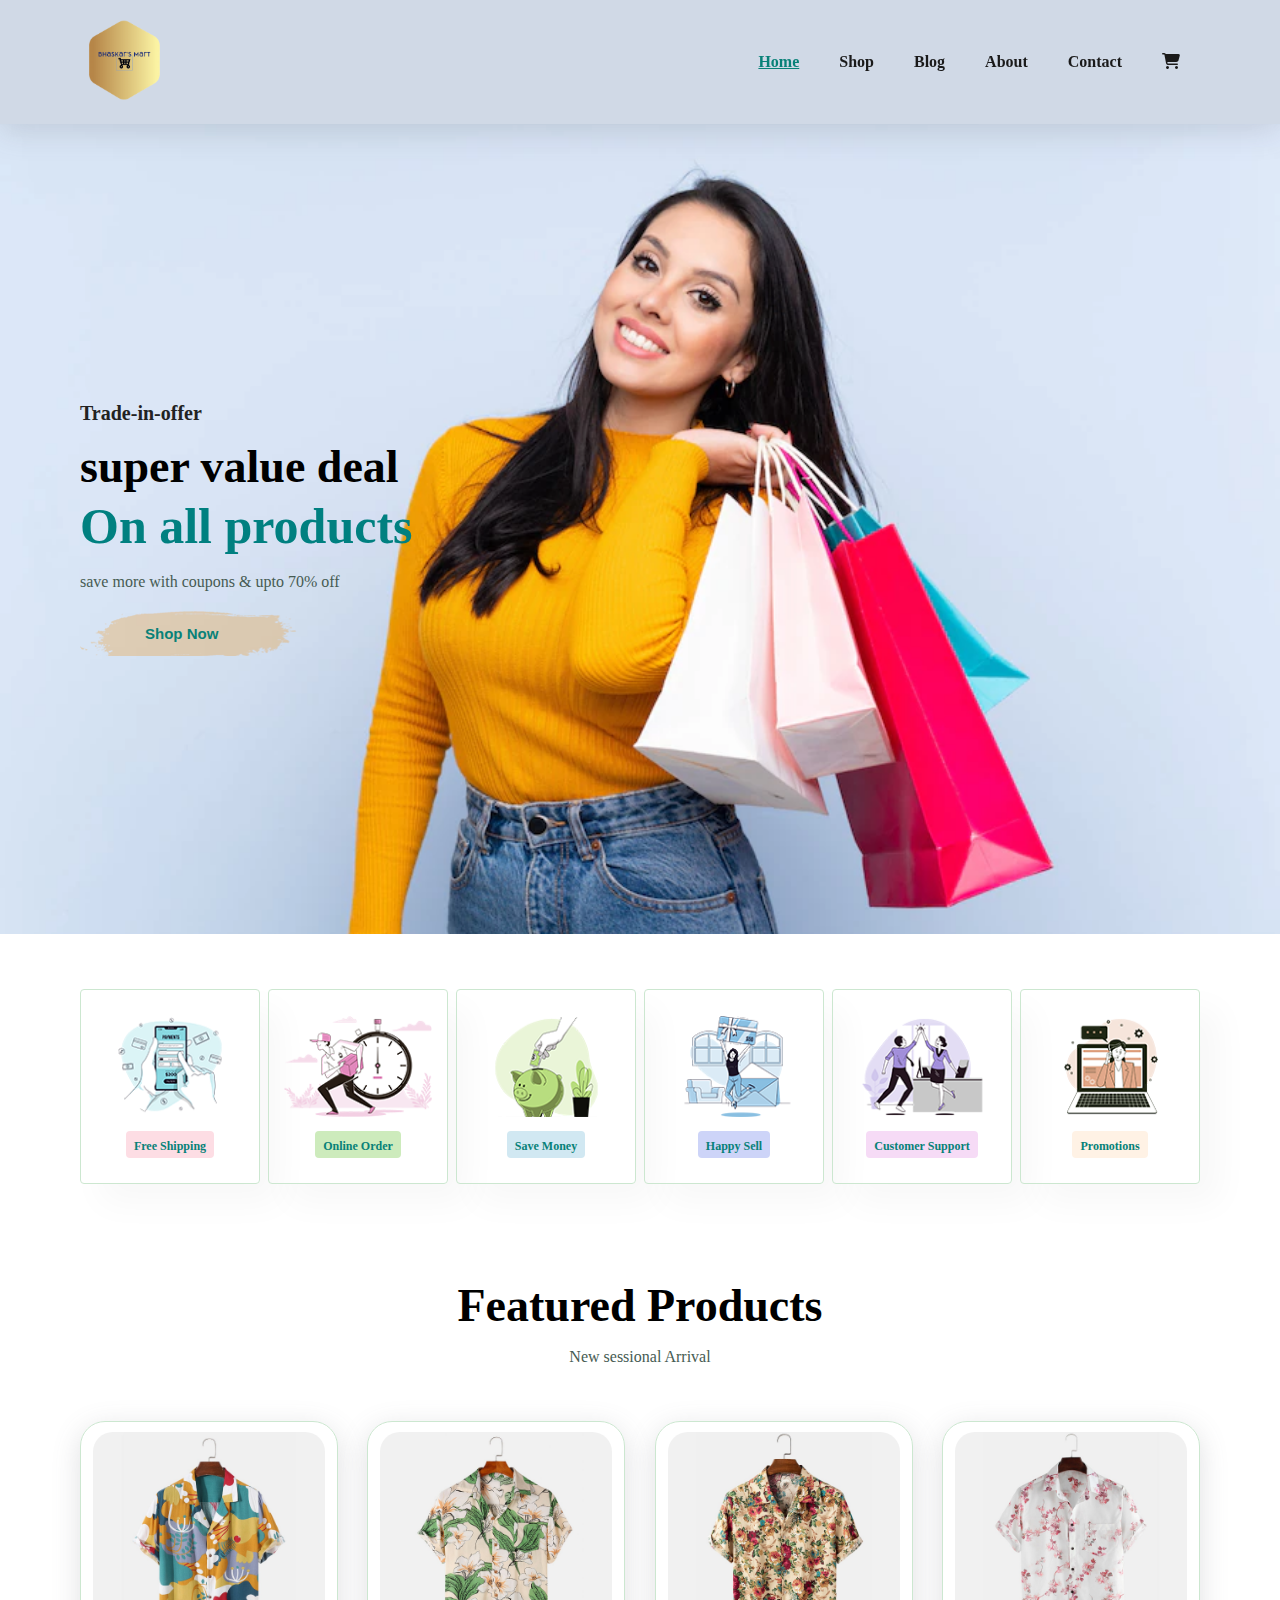
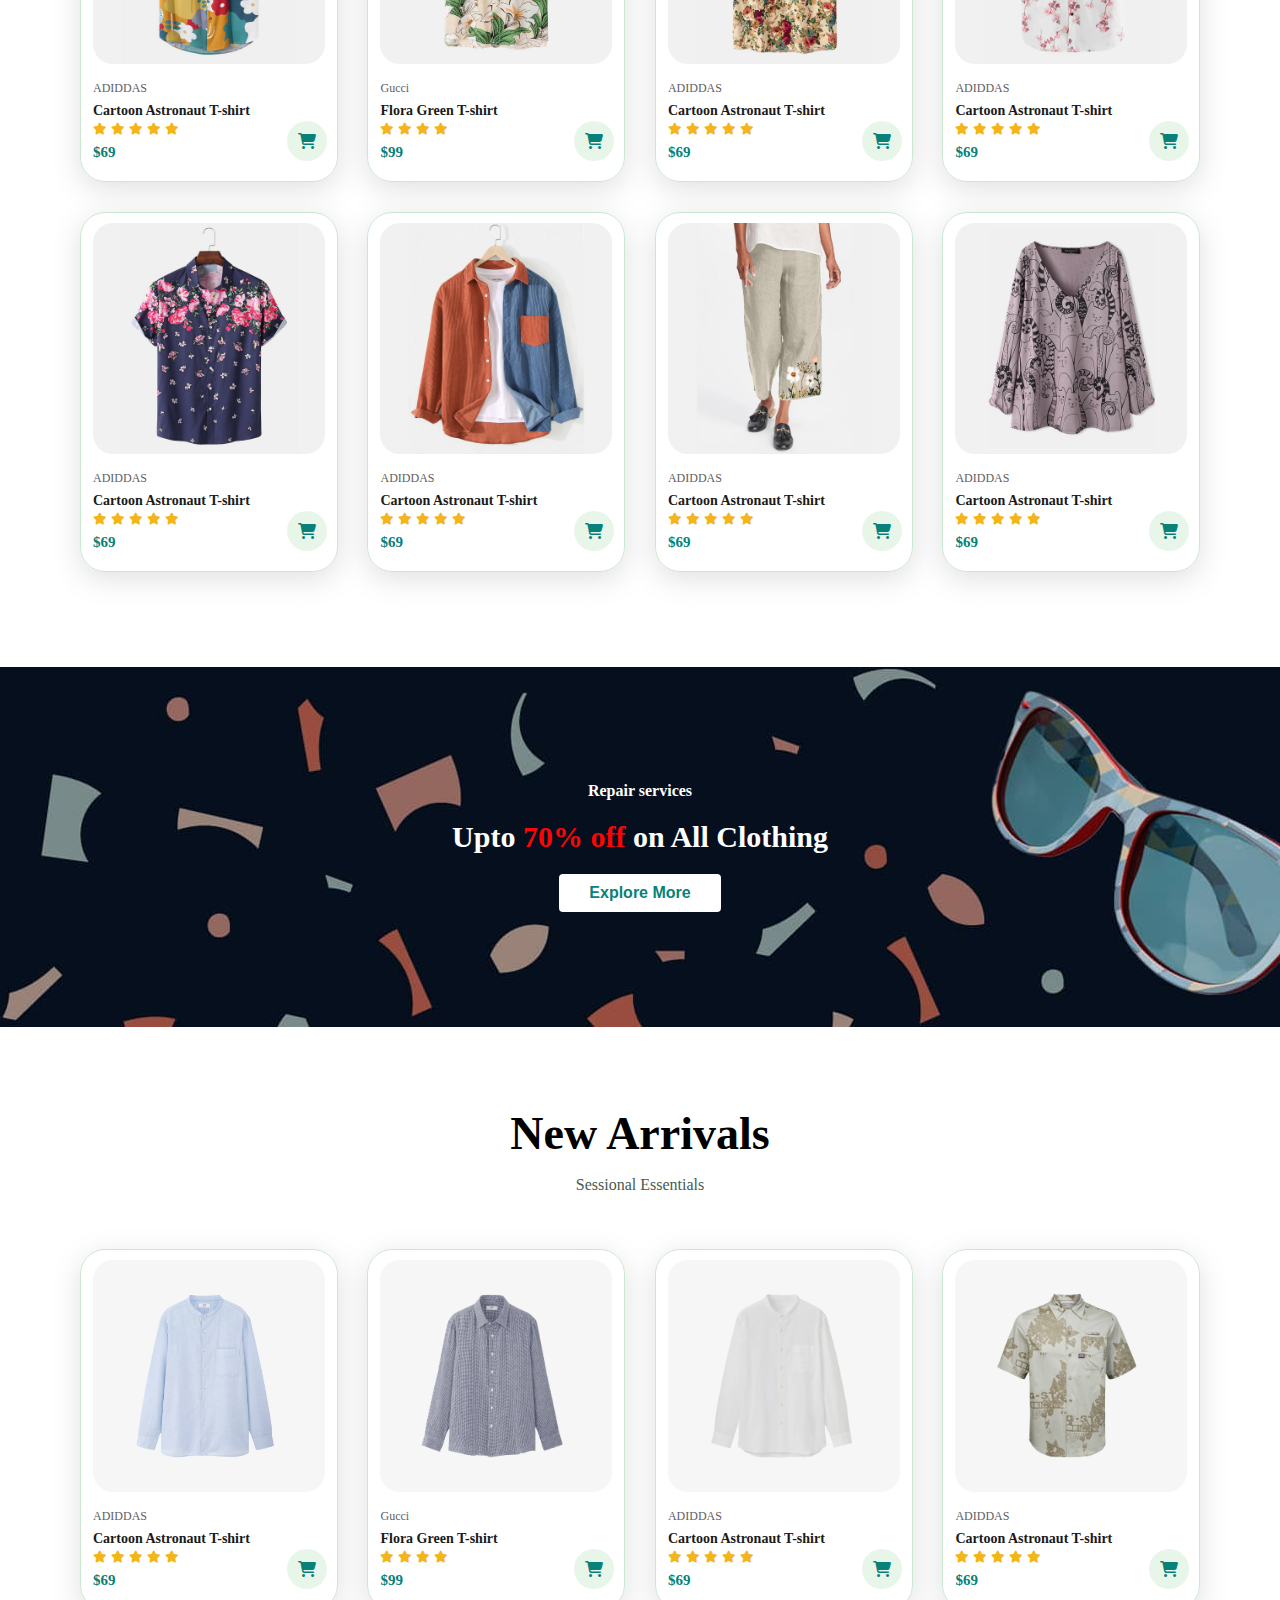
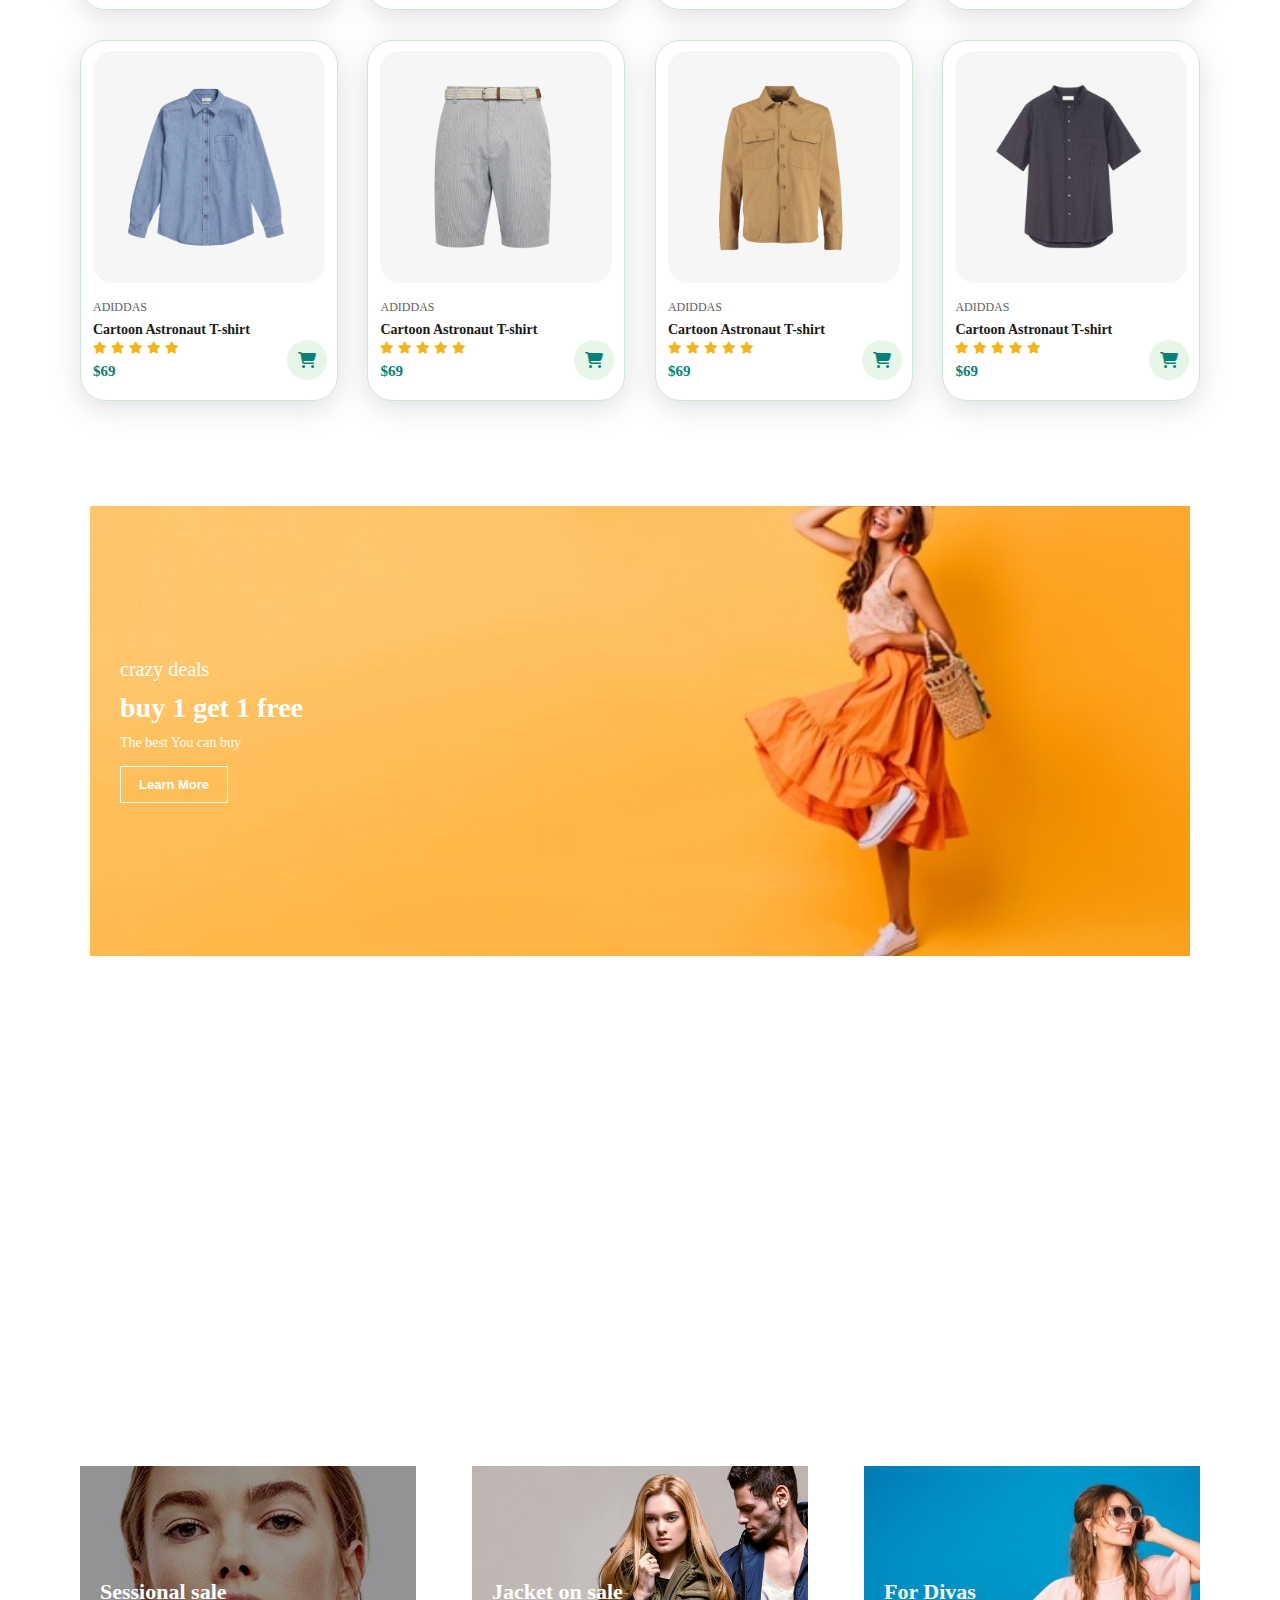
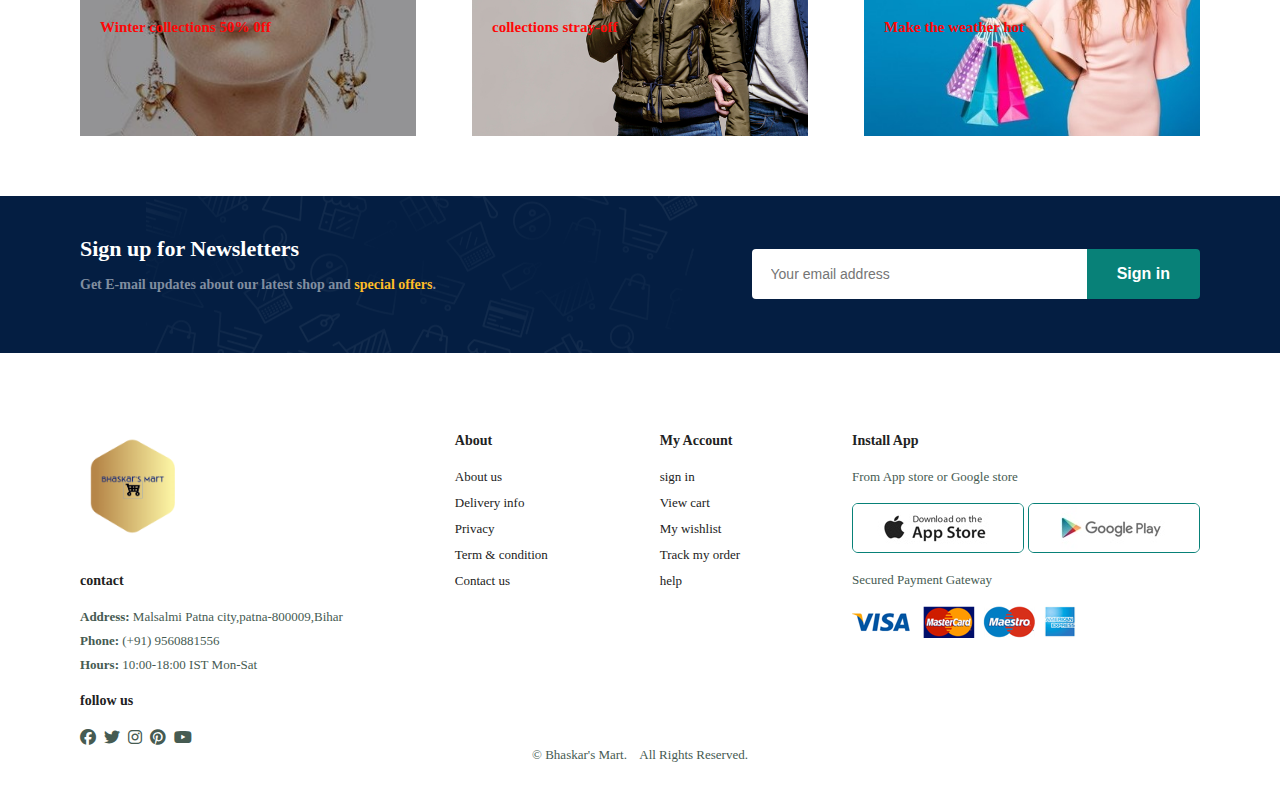
<file: E-commerce/index.html>
<!DOCTYPE html>
<html lang="en">
<head>
    <meta charset="UTF-8">
    <meta http-equiv="X-UA-Compatible" content="IE=edge">
    <meta name="viewport" content="width=device-width, initial-scale=1.0">
    <title>Bhaskar's Mart</title>
    <link rel="stylesheet" href="https://cdnjs.cloudflare.com/ajax/libs/font-awesome/6.2.0/css/all.min.css">
    <link rel="stylesheet" href="style.css">
    <script src="script.js" defer></script>
</head>
<body>
<section id="header">
<a href="#"><img src="img/bhaskar_s_Mart_logo.png" class="logo" alt="logo" height="90px"></a>

<div>
    <ul id="navbar">
        <li><a class="active" href="index.html">Home</a></li>
        <li><a href="shop.html">Shop</a></li>
        <li><a href="blog.html">Blog</a></li>
        <li><a href="about.html">About</a></li>
        <li><a href="contact.html">Contact</a></li>
        <li id="lg-bag"><a href="cart.html"><i class="fa-solid fa-cart-shopping"></i></a></li>
        <a href="#" id="close"><i class="fa-solid fa-xmark"></i></a>
    </ul>
</div>
<div id="mobile">
    <a href="cart.html"><i class="fa-solid fa-cart-shopping"></i></a>
    <i id="bar" class="fas fa-outdent"></i>
</div>
</section>

<section id="hero">
    <h4>Trade-in-offer</h4>
    <h2>super value deal</h2>
    <h1>On all products</h1>
    <p>save more with coupons & upto 70% off</p>
    <button>Shop Now</button>
     
</section>
     
    <section id="feature" class="section-p1">
        <div class="fe-box">
            <img src="img/features/f1.png" alt="">
            <h6>Free Shipping</h6>
        </div>
        <div class="fe-box">
            <img src="img/features/f2.png" alt="">
            <h6>Online Order</h6>
        </div>
        <div class="fe-box">
            <img src="img/features/f3.png" alt="">
            <h6>Save Money</h6>
        </div>
        <div class="fe-box">
            <img src="img/features/f4.png" alt="">
            <h6>Happy Sell</h6>
        </div>
        <div class="fe-box">
            <img src="img/features/f5.png" alt="">
            <h6>Customer Support</h6>
        </div>
        <div class="fe-box">
            <img src="img/features/f6.png" alt="">
            <h6>Promotions</h6>
        </div>
    </section>

    <section id="product1" class="section-p1">
        <h2>Featured Products</h2>
        <p>New sessional Arrival</p>
        <div class="pro-container">
            <div class="pro">
                <img src="img/products/f1.jpg" alt="">
                <div class="des">
                    <span>ADIDDAS</span>
                    <h5>Cartoon Astronaut T-shirt</h5>
                    <div class="star">
                        <i class="fas fa-star"></i>
                        <i class="fas fa-star"></i>
                        <i class="fas fa-star"></i>
                        <i class="fas fa-star"></i>
                        <i class="fas fa-star"></i>
                    </div>
                    <h4>$69</h4>
                </div>
                <a href="#"><i class="fa-solid fa-cart-shopping cart"></i></a>
            </div>
            <div class="pro">
                <img src="img/products/f2.jpg" alt="">
                <div class="des">
                    <span>Gucci</span>
                    <h5>Flora Green T-shirt</h5>
                    <div class="star">
                        <i class="fas fa-star"></i>
                        <i class="fas fa-star"></i>
                        <i class="fas fa-star"></i>
                        <i class="fas fa-star"></i>
                        
                    </div>
                    <h4>$99</h4>
                </div>
                <a href="#"><i class="fa-solid fa-cart-shopping cart"></i></a>
            </div>
            <div class="pro">
                <img src="img/products/f3.jpg" alt="">
                <div class="des">
                    <span>ADIDDAS</span>
                    <h5>Cartoon Astronaut T-shirt</h5>
                    <div class="star">
                        <i class="fas fa-star"></i>
                        <i class="fas fa-star"></i>
                        <i class="fas fa-star"></i>
                        <i class="fas fa-star"></i>
                        <i class="fas fa-star"></i>
                    </div>
                    <h4>$69</h4>
                </div>
                <a href="#"><i class="fa-solid fa-cart-shopping cart"></i></a>
            </div>
            <div class="pro">
                <img src="img/products/f4.jpg" alt="">
                <div class="des">
                    <span>ADIDDAS</span>
                    <h5>Cartoon Astronaut T-shirt</h5>
                    <div class="star">
                        <i class="fas fa-star"></i>
                        <i class="fas fa-star"></i>
                        <i class="fas fa-star"></i>
                        <i class="fas fa-star"></i>
                        <i class="fas fa-star"></i>
                    </div>
                    <h4>$69</h4>
                </div>
                <a href="#"><i class="fa-solid fa-cart-shopping cart"></i></a>
            </div>
            <div class="pro">
                <img src="img/products/f5.jpg" alt="">
                <div class="des">
                    <span>ADIDDAS</span>
                    <h5>Cartoon Astronaut T-shirt</h5>
                    <div class="star">
                        <i class="fas fa-star"></i>
                        <i class="fas fa-star"></i>
                        <i class="fas fa-star"></i>
                        <i class="fas fa-star"></i>
                        <i class="fas fa-star"></i>
                    </div>
                    <h4>$69</h4>
                </div>
                <a href="#"><i class="fa-solid fa-cart-shopping cart"></i></a>
            </div>
            <div class="pro">
                <img src="img/products/f6.jpg" alt="">
                <div class="des">
                    <span>ADIDDAS</span>
                    <h5>Cartoon Astronaut T-shirt</h5>
                    <div class="star">
                        <i class="fas fa-star"></i>
                        <i class="fas fa-star"></i>
                        <i class="fas fa-star"></i>
                        <i class="fas fa-star"></i>
                        <i class="fas fa-star"></i>
                    </div>
                    <h4>$69</h4>
                </div>
                <a href="#"><i class="fa-solid fa-cart-shopping cart"></i></a>
            </div>
            <div class="pro">
                <img src="img/products/f7.jpg" alt="">
                <div class="des">
                    <span>ADIDDAS</span>
                    <h5>Cartoon Astronaut T-shirt</h5>
                    <div class="star">
                        <i class="fas fa-star"></i>
                        <i class="fas fa-star"></i>
                        <i class="fas fa-star"></i>
                        <i class="fas fa-star"></i>
                        <i class="fas fa-star"></i>
                    </div>
                    <h4>$69</h4>
                </div>
                <a href="#"><i class="fa-solid fa-cart-shopping cart"></i></a>
            </div>
            <div class="pro">
                <img src="img/products/f8.jpg" alt="">
                <div class="des">
                    <span>ADIDDAS</span>
                    <h5>Cartoon Astronaut T-shirt</h5>
                    <div class="star">
                        <i class="fas fa-star"></i>
                        <i class="fas fa-star"></i>
                        <i class="fas fa-star"></i>
                        <i class="fas fa-star"></i>
                        <i class="fas fa-star"></i>
                    </div>
                    <h4>$69</h4>
                </div>
                <a href="#"><i class="fa-solid fa-cart-shopping cart"></i></a>
            </div>
            
            
        </div>
    </section>

    <section id="banner" class="section-m1">
        <h4>Repair services</h4>
        <h2>Upto <span>70% off</span> on All Clothing</h2>
        <button class="normal">Explore More</button>
    </section>

    <section id="product1" class="section-p1">
        <h2>New Arrivals</h2>
        <p>Sessional Essentials</p>
        <div class="pro-container">
            <div class="pro">
                <img src="img/products/n1.jpg" alt="">
                <div class="des">
                    <span>ADIDDAS</span>
                    <h5>Cartoon Astronaut T-shirt</h5>
                    <div class="star">
                        <i class="fas fa-star"></i>
                        <i class="fas fa-star"></i>
                        <i class="fas fa-star"></i>
                        <i class="fas fa-star"></i>
                        <i class="fas fa-star"></i>
                    </div>
                    <h4>$69</h4>
                </div>
                <a href="#"><i class="fa-solid fa-cart-shopping cart"></i></a>
            </div>
            <div class="pro">
                <img src="img/products/n2.jpg" alt="">
                <div class="des">
                    <span>Gucci</span>
                    <h5>Flora Green T-shirt</h5>
                    <div class="star">
                        <i class="fas fa-star"></i>
                        <i class="fas fa-star"></i>
                        <i class="fas fa-star"></i>
                        <i class="fas fa-star"></i>
                        
                    </div>
                    <h4>$99</h4>
                </div>
                <a href="#"><i class="fa-solid fa-cart-shopping cart"></i></a>
            </div>
            <div class="pro">
                <img src="img/products/n3.jpg" alt="">
                <div class="des">
                    <span>ADIDDAS</span>
                    <h5>Cartoon Astronaut T-shirt</h5>
                    <div class="star">
                        <i class="fas fa-star"></i>
                        <i class="fas fa-star"></i>
                        <i class="fas fa-star"></i>
                        <i class="fas fa-star"></i>
                        <i class="fas fa-star"></i>
                    </div>
                    <h4>$69</h4>
                </div>
                <a href="#"><i class="fa-solid fa-cart-shopping cart"></i></a>
            </div>
            <div class="pro">
                <img src="img/products/n4.jpg" alt="">
                <div class="des">
                    <span>ADIDDAS</span>
                    <h5>Cartoon Astronaut T-shirt</h5>
                    <div class="star">
                        <i class="fas fa-star"></i>
                        <i class="fas fa-star"></i>
                        <i class="fas fa-star"></i>
                        <i class="fas fa-star"></i>
                        <i class="fas fa-star"></i>
                    </div>
                    <h4>$69</h4>
                </div>
                <a href="#"><i class="fa-solid fa-cart-shopping cart"></i></a>
            </div>
            <div class="pro">
                <img src="img/products/n5.jpg" alt="">
                <div class="des">
                    <span>ADIDDAS</span>
                    <h5>Cartoon Astronaut T-shirt</h5>
                    <div class="star">
                        <i class="fas fa-star"></i>
                        <i class="fas fa-star"></i>
                        <i class="fas fa-star"></i>
                        <i class="fas fa-star"></i>
                        <i class="fas fa-star"></i>
                    </div>
                    <h4>$69</h4>
                </div>
                <a href="#"><i class="fa-solid fa-cart-shopping cart"></i></a>
            </div>
            <div class="pro">
                <img src="img/products/n6.jpg" alt="">
                <div class="des">
                    <span>ADIDDAS</span>
                    <h5>Cartoon Astronaut T-shirt</h5>
                    <div class="star">
                        <i class="fas fa-star"></i>
                        <i class="fas fa-star"></i>
                        <i class="fas fa-star"></i>
                        <i class="fas fa-star"></i>
                        <i class="fas fa-star"></i>
                    </div>
                    <h4>$69</h4>
                </div>
                <a href="#"><i class="fa-solid fa-cart-shopping cart"></i></a>
            </div>
            <div class="pro">
                <img src="img/products/n7.jpg" alt="">
                <div class="des">
                    <span>ADIDDAS</span>
                    <h5>Cartoon Astronaut T-shirt</h5>
                    <div class="star">
                        <i class="fas fa-star"></i>
                        <i class="fas fa-star"></i>
                        <i class="fas fa-star"></i>
                        <i class="fas fa-star"></i>
                        <i class="fas fa-star"></i>
                    </div>
                    <h4>$69</h4>
                </div>
                <a href="#"><i class="fa-solid fa-cart-shopping cart"></i></a>
            </div>
            <div class="pro">
                <img src="img/products/n8.jpg" alt="">
                <div class="des">
                    <span>ADIDDAS</span>
                    <h5>Cartoon Astronaut T-shirt</h5>
                    <div class="star">
                        <i class="fas fa-star"></i>
                        <i class="fas fa-star"></i>
                        <i class="fas fa-star"></i>
                        <i class="fas fa-star"></i>
                        <i class="fas fa-star"></i>
                    </div>
                    <h4>$69</h4>
                </div>
                <a href="#"><i class="fa-solid fa-cart-shopping cart"></i></a>
            </div>
            
            
        </div>
    </section>

    <section id="sm-banner" class="section-p1">
        <div class="banner-box">
            <h4>crazy deals</h4>
            <h2>buy 1 get 1 free</h2>
            <span>The best You can buy</span>
            <button>Learn More</button>
        </div>
        <div class="banner-box banner-box2">
            <h4>Spring Deal </h4>
            <h2>Upcomming fashion is here</h2>
            <span>Get you wardorbe be fashion ready</span>
            <button>Collection</button>
        </div>
    </section>

    <section id="banner-3">
        <div class="banner-box">
           
            <h2>Sessional sale</h2>
            <h3>Winter collections 50% 0ff</h3>
          
        </div>
        <div class="banner-box banner-box2">
           
            <h2>Jacket on sale</h2>
            <h3>collections stray-off</h3>
          
        </div>
        <div class="banner-box banner-box3">
           
            <h2>For Divas</h2>
            <h3>Make the weather hot</h3>
          
        </div>
    </section>

    <section id="newsletter" class="section-p1 section-m1">
        <div class="newstext">
            <h4>Sign up for Newsletters</h4>
            <p>Get E-mail updates about our latest shop and <span>special offers</span>.</p>
        </div>
        <div class="form">
            <input type="text" placeholder="Your email address">
            <button class="normal">Sign in</button>
        </div>
    </section>

   <footer class="section-p1">
    <div id="col">
        <img class="col_logo" src="img/bhaskar_s_Mart_logo.png" width="100px" alt="company_logo">
        <h4>contact</h4>
        <p><strong> Address: </strong> Malsalmi Patna city,patna-800009,Bihar</p>
        <p><strong>Phone:</strong> (+91) 9560881556</p>
        <p><strong>Hours:</strong> 10:00-18:00 IST Mon-Sat</p>
        <div class="follow">
            <h4>follow us</h4>
            <div class="icon">
                <i class="fab fa-facebook"></i>
                <i class="fab fa-twitter"></i>
                <i class="fab fa-instagram"></i>
                <i class="fab fa-pinterest"></i>
                <i class="fab fa-youtube"></i>
            </div>
        </div>
    </div>
    <div class="col">
        <h4>About</h4>
        <a href="#">About us</a>
        <a href="#">Delivery info</a>
        <a href="#">Privacy</a>
        <a href="#">Term & condition</a>
        <a href="#">Contact us</a>
    </div>
    <div class="col">
        <h4>My Account</h4>
        <a href="#">sign in</a>
        <a href="#">View cart</a>
        <a href="#">My wishlist</a>
        <a href="#">Track my order</a>
        <a href="#">help</a>
    </div>

    <div class="col install">
        <h4>Install App</h4>
        <p>From App store or Google store</p>
        <div class="row">
            <img src="img/pay/app.jpg" alt="">
            <img src="img/pay/play.jpg" alt="">
        </div>
        <p>Secured Payment Gateway</p>
        <img src="img/pay/pay.png" alt="">
    </div>

    <div class="copyright">
        <p>© Bhaskar's Mart.&nbsp &nbsp All Rights Reserved.</p>
    </div>
   </footer>


    
</body>
</html>
</file>
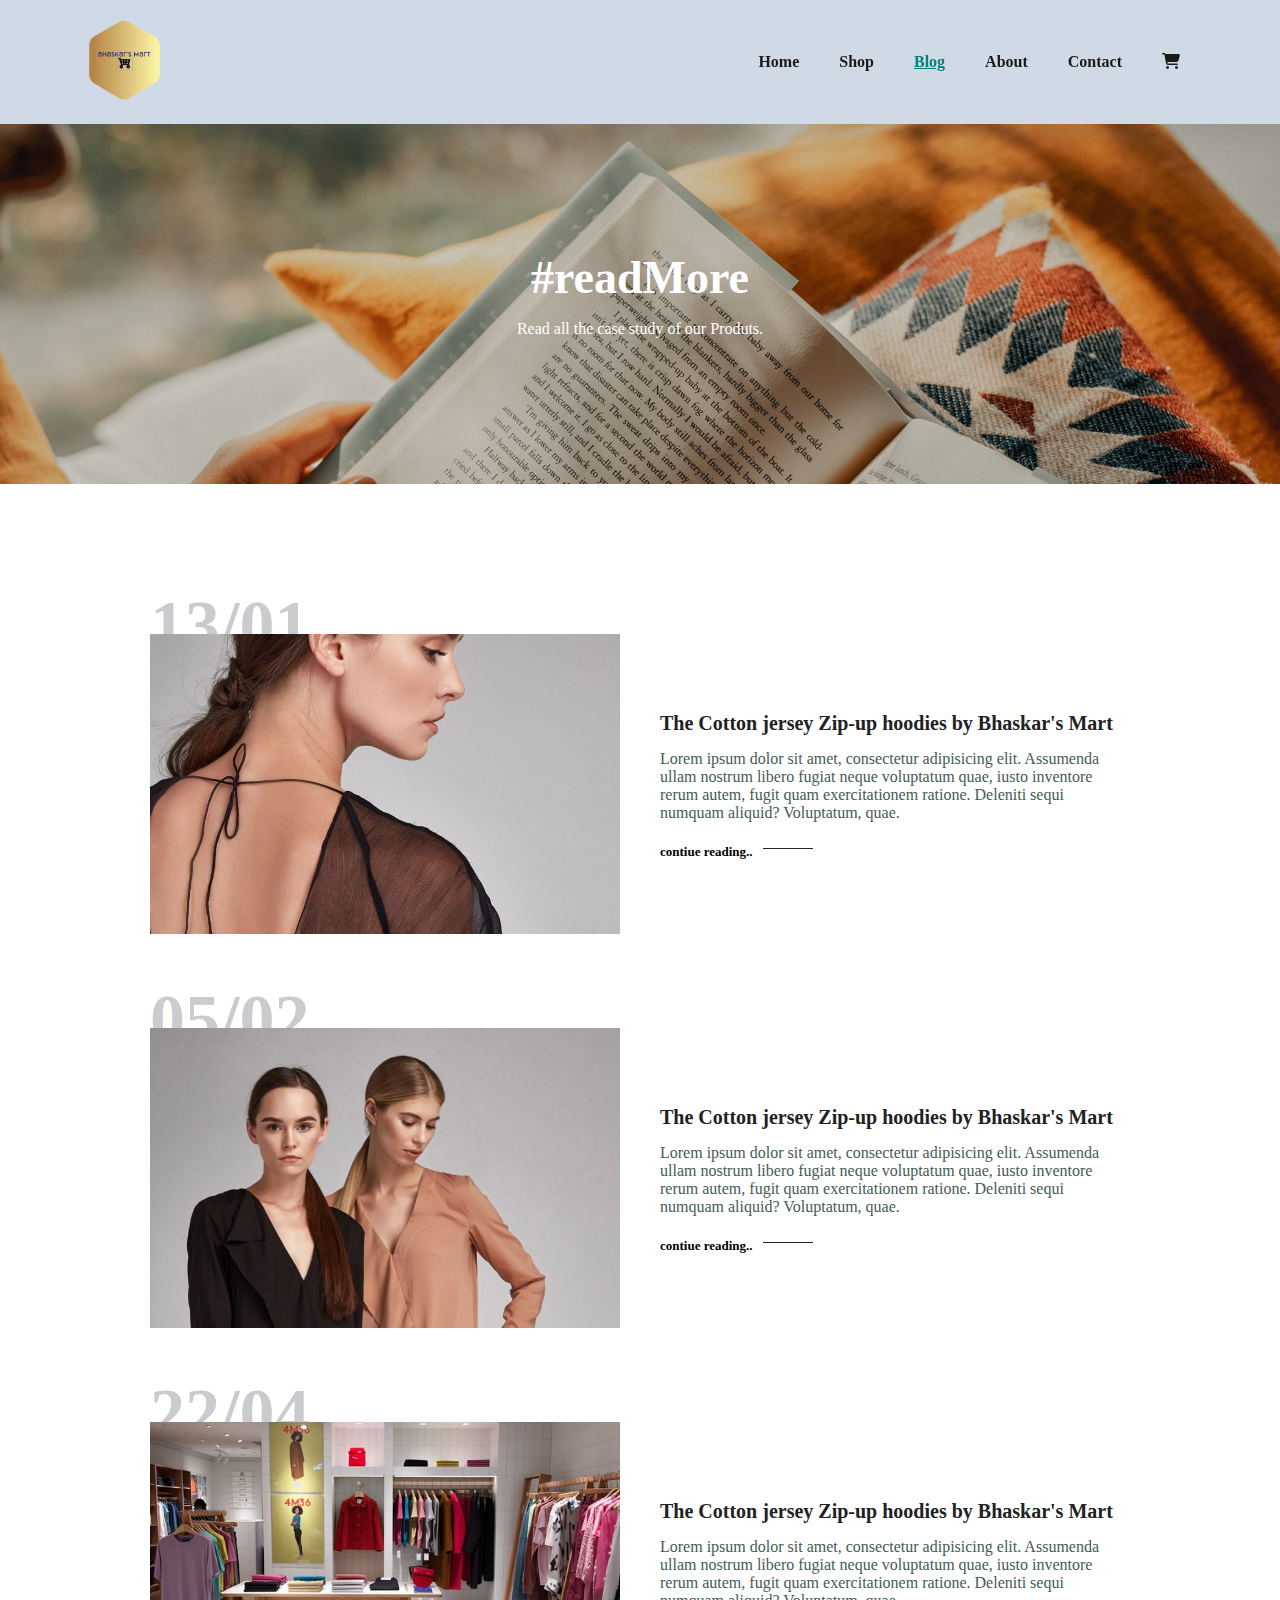
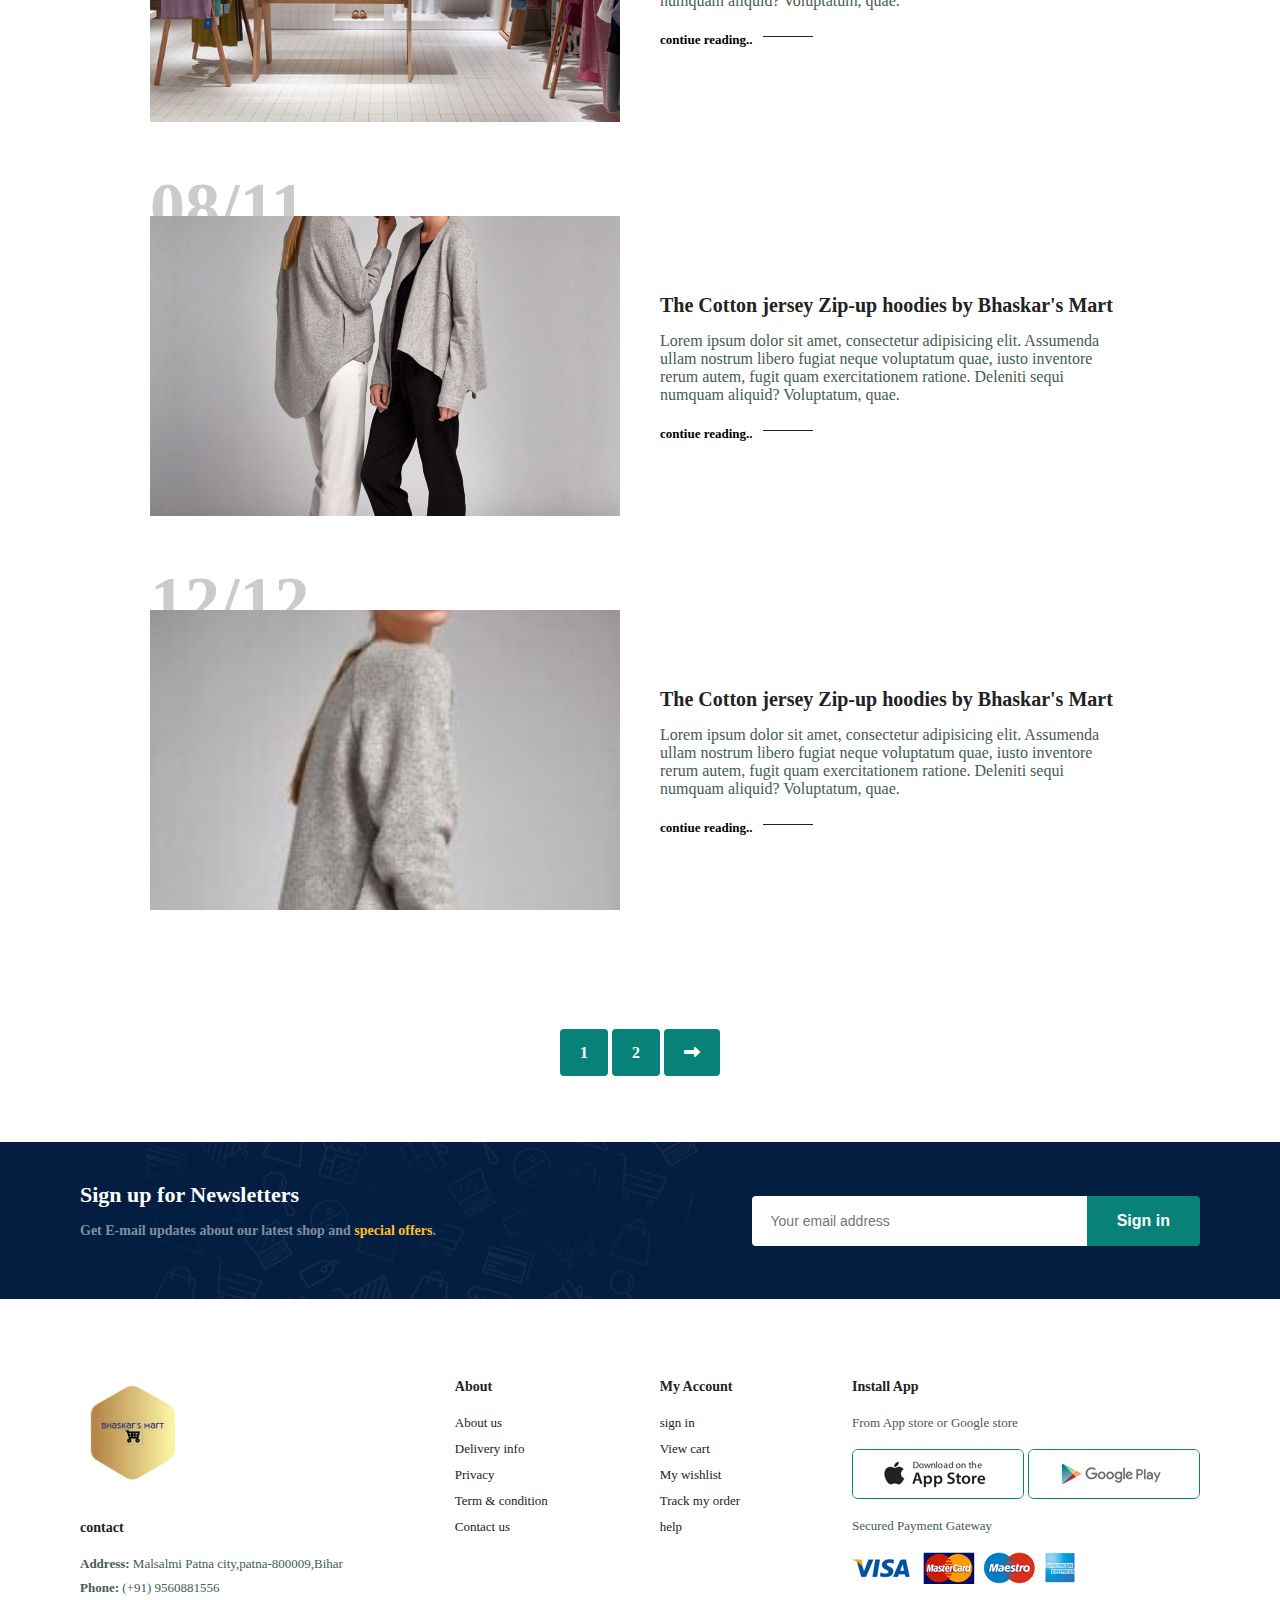
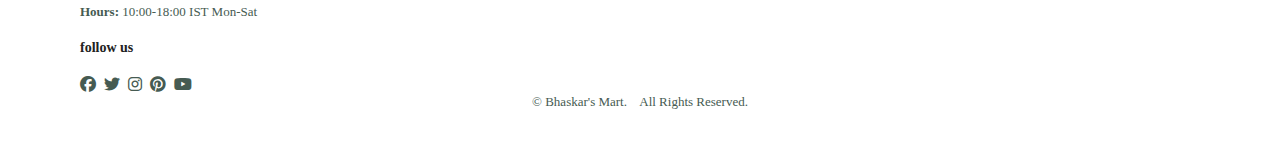
<file: E-commerce/blog.html>
<!DOCTYPE html>
<html lang="en">
  <head>
    <meta charset="UTF-8" />
    <meta http-equiv="X-UA-Compatible" content="IE=edge" />
    <meta name="viewport" content="width=device-width, initial-scale=1.0" />
    <title>Bhaskar's Mart</title>
    <link
      rel="stylesheet"
      href="https://cdnjs.cloudflare.com/ajax/libs/font-awesome/6.2.0/css/all.min.css"
    />
    <link rel="stylesheet" href="style.css" />
    <script src="script.js" defer></script>
  </head>
  <body>
    <section id="header">
        <a href="#"
          ><img
            src="img/bhaskar_s_Mart_logo.png"
            class="logo"
            alt="logo"
            height="90px"
        /></a>
  
        <div>
          <ul id="navbar">
            <li><a href="index.html">Home</a></li>
            <li><a  href="shop.html">Shop</a></li>
            <li><a class="active" href="blog.html">Blog</a></li>
            <li><a href="about.html">About</a></li>
            <li><a href="contact.html">Contact</a></li>
            <li id="lg-bag">
              <a href="cart.html"><i class="fa-solid fa-cart-shopping"></i></a>
            </li>
            <a href="#" id="close"><i class="fa-solid fa-xmark"></i></a>
          </ul>
        </div>
        <div id="mobile">
          <a href="cart.html"><i class="fa-solid fa-cart-shopping"></i></a>
          <i id="bar" class="fas fa-outdent"></i>
        </div>
      </section>
  

    <section id="page-header" class="blog-header">
      <h2>#readMore</h2>

      <p>Read all the case study of our Produts.</p>
    </section>

<section id="blog">
    <div class="blog-box">
        <div class="blog-img">
            <img src="img/blog/b1.jpg" alt="">
        </div>
        <div class="blog-details">
            <h4>The Cotton jersey Zip-up hoodies by Bhaskar's Mart</h4>
            <p>Lorem ipsum dolor sit amet, consectetur adipisicing elit. Assumenda ullam nostrum libero fugiat neque voluptatum quae, iusto inventore rerum autem, fugit quam exercitationem ratione. Deleniti sequi numquam aliquid? Voluptatum, quae.</p>
            <a href="#">contiue reading..</a>
        </div>
        <h1>13/01</h1>
    </div>
    <div class="blog-box">
        <div class="blog-img">
            <img src="img/blog/b2.jpg" alt="">
        </div>
        <div class="blog-details">
            <h4>The Cotton jersey Zip-up hoodies by Bhaskar's Mart</h4>
            <p>Lorem ipsum dolor sit amet, consectetur adipisicing elit. Assumenda ullam nostrum libero fugiat neque voluptatum quae, iusto inventore rerum autem, fugit quam exercitationem ratione. Deleniti sequi numquam aliquid? Voluptatum, quae.</p>
            <a href="#">contiue reading..</a>
        </div>
        <h1>05/02</h1>
    </div>
    <div class="blog-box">
        <div class="blog-img">
            <img src="img/blog/b3.jpg" alt="">
        </div>
        <div class="blog-details">
            <h4>The Cotton jersey Zip-up hoodies by Bhaskar's Mart</h4>
            <p>Lorem ipsum dolor sit amet, consectetur adipisicing elit. Assumenda ullam nostrum libero fugiat neque voluptatum quae, iusto inventore rerum autem, fugit quam exercitationem ratione. Deleniti sequi numquam aliquid? Voluptatum, quae.</p>
            <a href="#">contiue reading..</a>
        </div>
        <h1>22/04</h1>
    </div>
    <div class="blog-box">
        <div class="blog-img">
            <img src="img/blog/b4.jpg" alt="">
        </div>
        <div class="blog-details">
            <h4>The Cotton jersey Zip-up hoodies by Bhaskar's Mart</h4>
            <p>Lorem ipsum dolor sit amet, consectetur adipisicing elit. Assumenda ullam nostrum libero fugiat neque voluptatum quae, iusto inventore rerum autem, fugit quam exercitationem ratione. Deleniti sequi numquam aliquid? Voluptatum, quae.</p>
            <a href="#">contiue reading..</a>
        </div>
        <h1>08/11</h1>
    </div>
    <div class="blog-box">
        <div class="blog-img">
            <img src="img/blog/b5.jpg" alt="">
        </div>
        <div class="blog-details">
            <h4>The Cotton jersey Zip-up hoodies by Bhaskar's Mart</h4>
            <p>Lorem ipsum dolor sit amet, consectetur adipisicing elit. Assumenda ullam nostrum libero fugiat neque voluptatum quae, iusto inventore rerum autem, fugit quam exercitationem ratione. Deleniti sequi numquam aliquid? Voluptatum, quae.</p>
            <a href="#">contiue reading..</a>
        </div>
        <h1>12/12</h1>
    </div>
</section> 
    
    <section id="pagination" class="section-p1">
        <a href="#">1</a>
        <a href="#">2</a>
        <a href="#"><i class="fa-solid fa-right-long"></i></a>
    </section>

    <section id="newsletter" class="section-p1 section-m1">
      <div class="newstext">
        <h4>Sign up for Newsletters</h4>
        <p>
          Get E-mail updates about our latest shop and
          <span>special offers</span>.
        </p>
      </div>
      <div class="form">
        <input type="text" placeholder="Your email address" />
        <button class="normal">Sign in</button>
      </div>
    </section>

    <footer class="section-p1">
      <div id="col">
        <img
          class="col_logo"
          src="img/bhaskar_s_Mart_logo.png"
          width="100px"
          alt="company_logo"
        />
        <h4>contact</h4>
        <p>
          <strong> Address: </strong> Malsalmi Patna city,patna-800009,Bihar
        </p>
        <p><strong>Phone:</strong> (+91) 9560881556</p>
        <p><strong>Hours:</strong> 10:00-18:00 IST Mon-Sat</p>
        <div class="follow">
          <h4>follow us</h4>
          <div class="icon">
            <i class="fab fa-facebook"></i>
            <i class="fab fa-twitter"></i>
            <i class="fab fa-instagram"></i>
            <i class="fab fa-pinterest"></i>
            <i class="fab fa-youtube"></i>
          </div>
        </div>
      </div>
      <div class="col">
        <h4>About</h4>
        <a href="#">About us</a>
        <a href="#">Delivery info</a>
        <a href="#">Privacy</a>
        <a href="#">Term & condition</a>
        <a href="#">Contact us</a>
      </div>
      <div class="col">
        <h4>My Account</h4>
        <a href="#">sign in</a>
        <a href="#">View cart</a>
        <a href="#">My wishlist</a>
        <a href="#">Track my order</a>
        <a href="#">help</a>
      </div>

      <div class="col install">
        <h4>Install App</h4>
        <p>From App store or Google store</p>
        <div class="row">
          <img src="img/pay/app.jpg" alt="" />
          <img src="img/pay/play.jpg" alt="" />
        </div>
        <p>Secured Payment Gateway</p>
        <img src="img/pay/pay.png" alt="" />
      </div>

      <div class="copyright">
        <p>© Bhaskar's Mart.&nbsp &nbsp All Rights Reserved.</p>
      </div>
    </footer>
  </body>
</html>
</file>
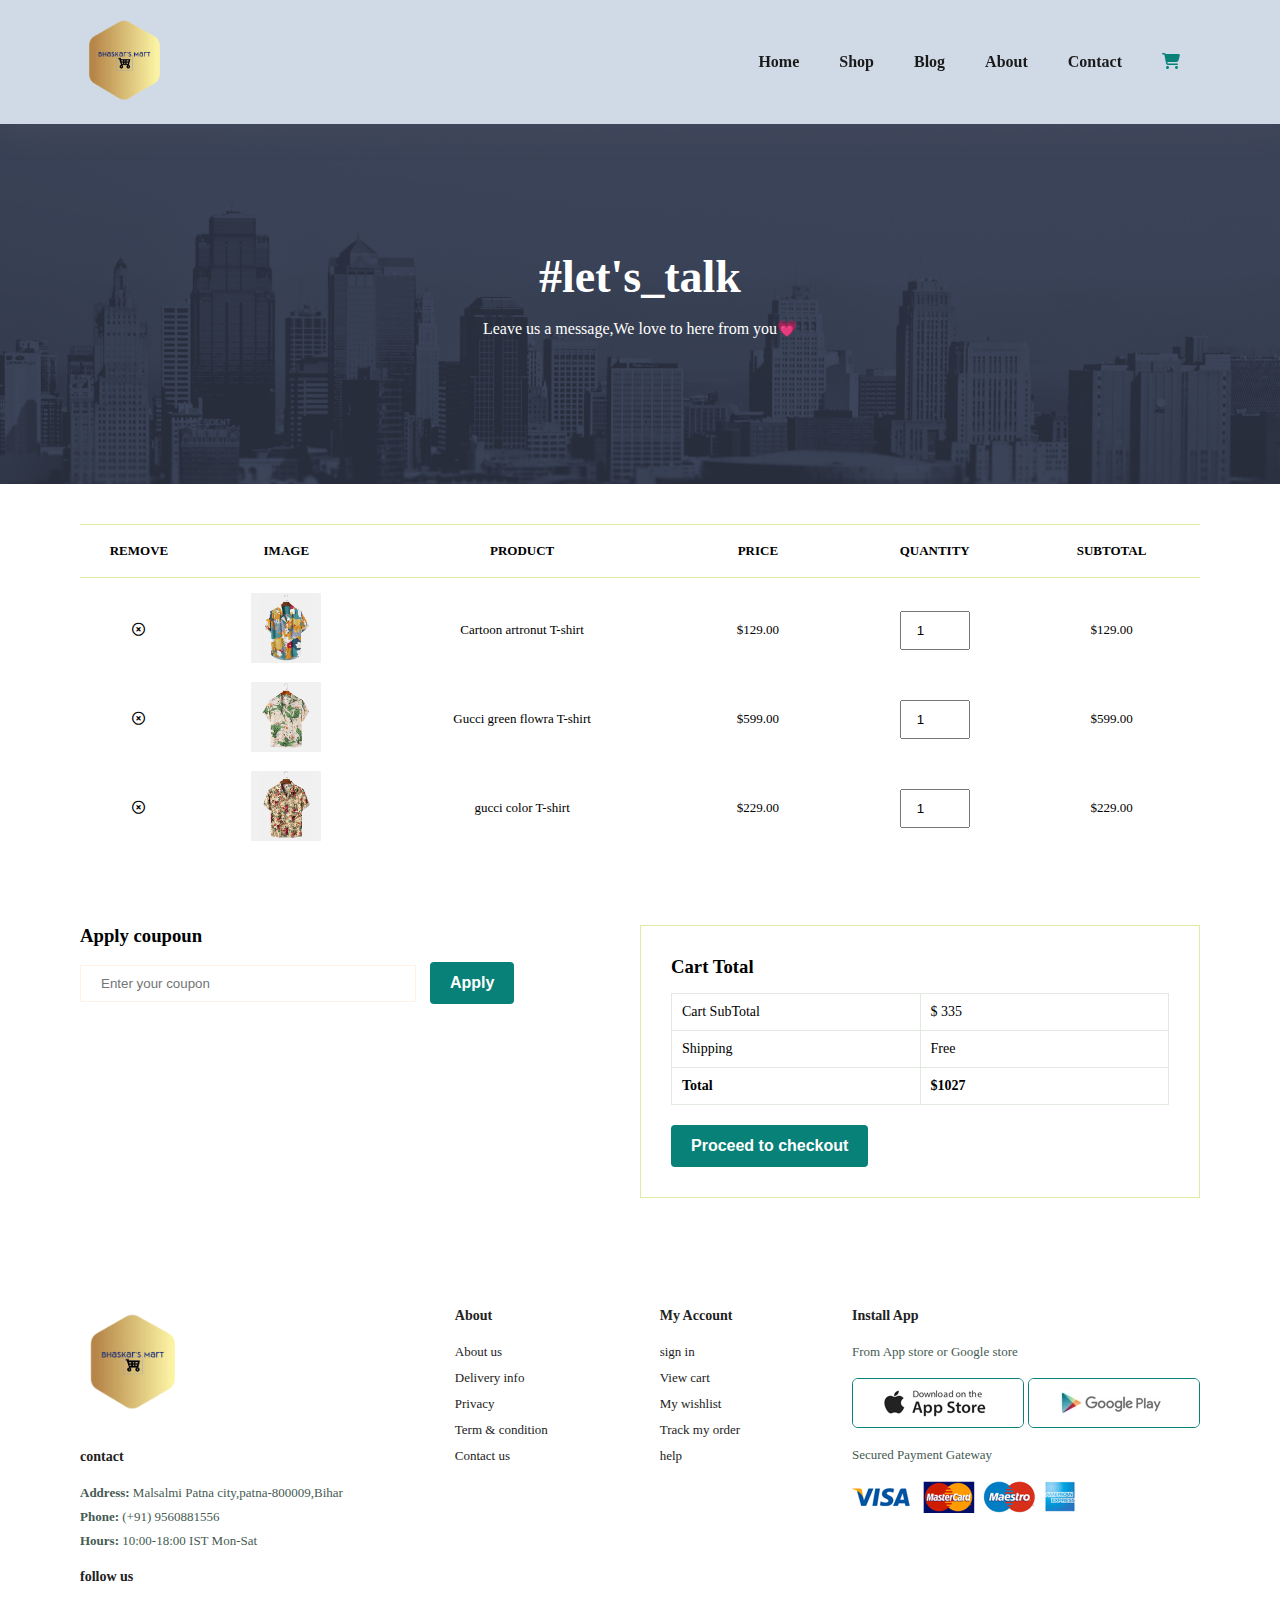
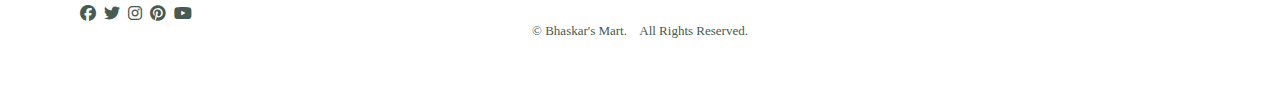
<file: E-commerce/cart.html>
<!DOCTYPE html>
<html lang="en">
  <head>
    <meta charset="UTF-8" />
    <meta http-equiv="X-UA-Compatible" content="IE=edge" />
    <meta name="viewport" content="width=device-width, initial-scale=1.0" />
    <title>Bhaskar's Mart</title>
    <link
      rel="stylesheet"
      href="https://cdnjs.cloudflare.com/ajax/libs/font-awesome/6.2.0/css/all.min.css"
    />
    <link rel="stylesheet" href="style.css" />
    <script src="script.js" defer></script>
  </head>
  <body>
    <section id="header">
        <a href="#"
          ><img
            src="img/bhaskar_s_Mart_logo.png"
            class="logo"
            alt="logo"
            height="90px"
        /></a>
  
        <div>
          <ul id="navbar">
            <li><a href="index.html">Home</a></li>
            <li><a  href="shop.html">Shop</a></li>
            <li><a href="blog.html">Blog</a></li>
            <li><a href="about.html">About</a></li>
            <li><a href="contact.html">Contact</a></li>
            <li id="lg-bag">
              <a class="active" href="cart.html"><i class="fa-solid fa-cart-shopping"></i></a>
            </li>
            <a href="#" id="close"><i class="fa-solid fa-xmark"></i></a>
          </ul>
        </div>
        <div id="mobile">
          <a href="cart.html"><i class="fa-solid fa-cart-shopping"></i></a>
          <i id="bar" class="fas fa-outdent"></i>
        </div>
      </section>
  

    <section id="page-header" class="about-header">
        <h2>#let's_talk</h2>

        <p>Leave us a message,We love to here from you💗</p>
    </section>
<section id="cart" class="section-p1">
    <table width="100%">
       <thead>
        <tr>
            <td>Remove</td>
            <td>Image</td>
            <td>Product</td>
            <td>Price</td>
            <td>Quantity</td>
            <td>SubTotal</td>
        </tr>
       </thead> 
       <tbody>
        <tr>
            <td><i class="far fa-times-circle"></i>
            <a href="#"></a></td>
            <td><img src="img/products/f1.jpg" alt=""></td>
            <td>Cartoon artronut T-shirt</td>
            <td>$129.00</td>
            <td><input type="number" value="1"></td>
            <td>$129.00</td>
        </tr>
        <tr>
            <td><i class="far fa-times-circle"></i>
            <a href="#"></a></td>
            <td><img src="img/products/f2.jpg" alt=""></td>
            <td>Gucci green flowra T-shirt</td>
            <td>$599.00</td>
            <td><input type="number" value="1"></td>
            <td>$599.00</td>
        </tr>
        <tr>
            <td><i class="far fa-times-circle"></i>
            <a href="#"></a></td>
            <td><img src="img/products/f3.jpg" alt=""></td>
            <td>gucci color T-shirt</td>
            <td>$229.00</td>
            <td><input type="number" value="1"></td>
            <td>$229.00</td>
        </tr>
       </tbody>
    </table>
</section>
<section id="cart-add" class="section-p1">
    <div id="coupon">
        <h3>Apply coupoun</h3>
        <div>
            <input type="text" placeholder="Enter your coupon">
            <button class="normal">Apply</button>
        </div>
    </div>
    <div id="subtotal">
        <h3>Cart Total</h3>
        <table>
            <tr>
                <td>Cart SubTotal</td>
                <td>$ 335</td>
            </tr>
            <tr>
                <td>Shipping</td>
                <td>Free</td>
            </tr>
            <tr>
                <td><strong>Total</strong></td>
                <td><strong>$1027</strong></td>
            </tr>
        </table>
        <button class="normal">Proceed to checkout</button>
    </div>
</section>
    <footer class="section-p1">
      <div id="col">
        <img
          class="col_logo"
          src="img/bhaskar_s_Mart_logo.png"
          width="100px"
          alt="company_logo"
        />
        <h4>contact</h4>
        <p>
          <strong> Address: </strong> Malsalmi Patna city,patna-800009,Bihar
        </p>
        <p><strong>Phone:</strong> (+91) 9560881556</p>
        <p><strong>Hours:</strong> 10:00-18:00 IST Mon-Sat</p>
        <div class="follow">
          <h4>follow us</h4>
          <div class="icon">
            <i class="fab fa-facebook"></i>
            <i class="fab fa-twitter"></i>
            <i class="fab fa-instagram"></i>
            <i class="fab fa-pinterest"></i>
            <i class="fab fa-youtube"></i>
          </div>
        </div>
      </div>
      <div class="col">
        <h4>About</h4>
        <a href="#">About us</a>
        <a href="#">Delivery info</a>
        <a href="#">Privacy</a>
        <a href="#">Term & condition</a>
        <a href="#">Contact us</a>
      </div>
      <div class="col">
        <h4>My Account</h4>
        <a href="#">sign in</a>
        <a href="#">View cart</a>
        <a href="#">My wishlist</a>
        <a href="#">Track my order</a>
        <a href="#">help</a>
      </div>

      <div class="col install">
        <h4>Install App</h4>
        <p>From App store or Google store</p>
        <div class="row">
          <img src="img/pay/app.jpg" alt="" />
          <img src="img/pay/play.jpg" alt="" />
        </div>
        <p>Secured Payment Gateway</p>
        <img src="img/pay/pay.png" alt="" />
      </div>

      <div class="copyright">
        <p>© Bhaskar's Mart.&nbsp &nbsp All Rights Reserved.</p>
      </div>
    </footer>
  </body>
</html>
</file>
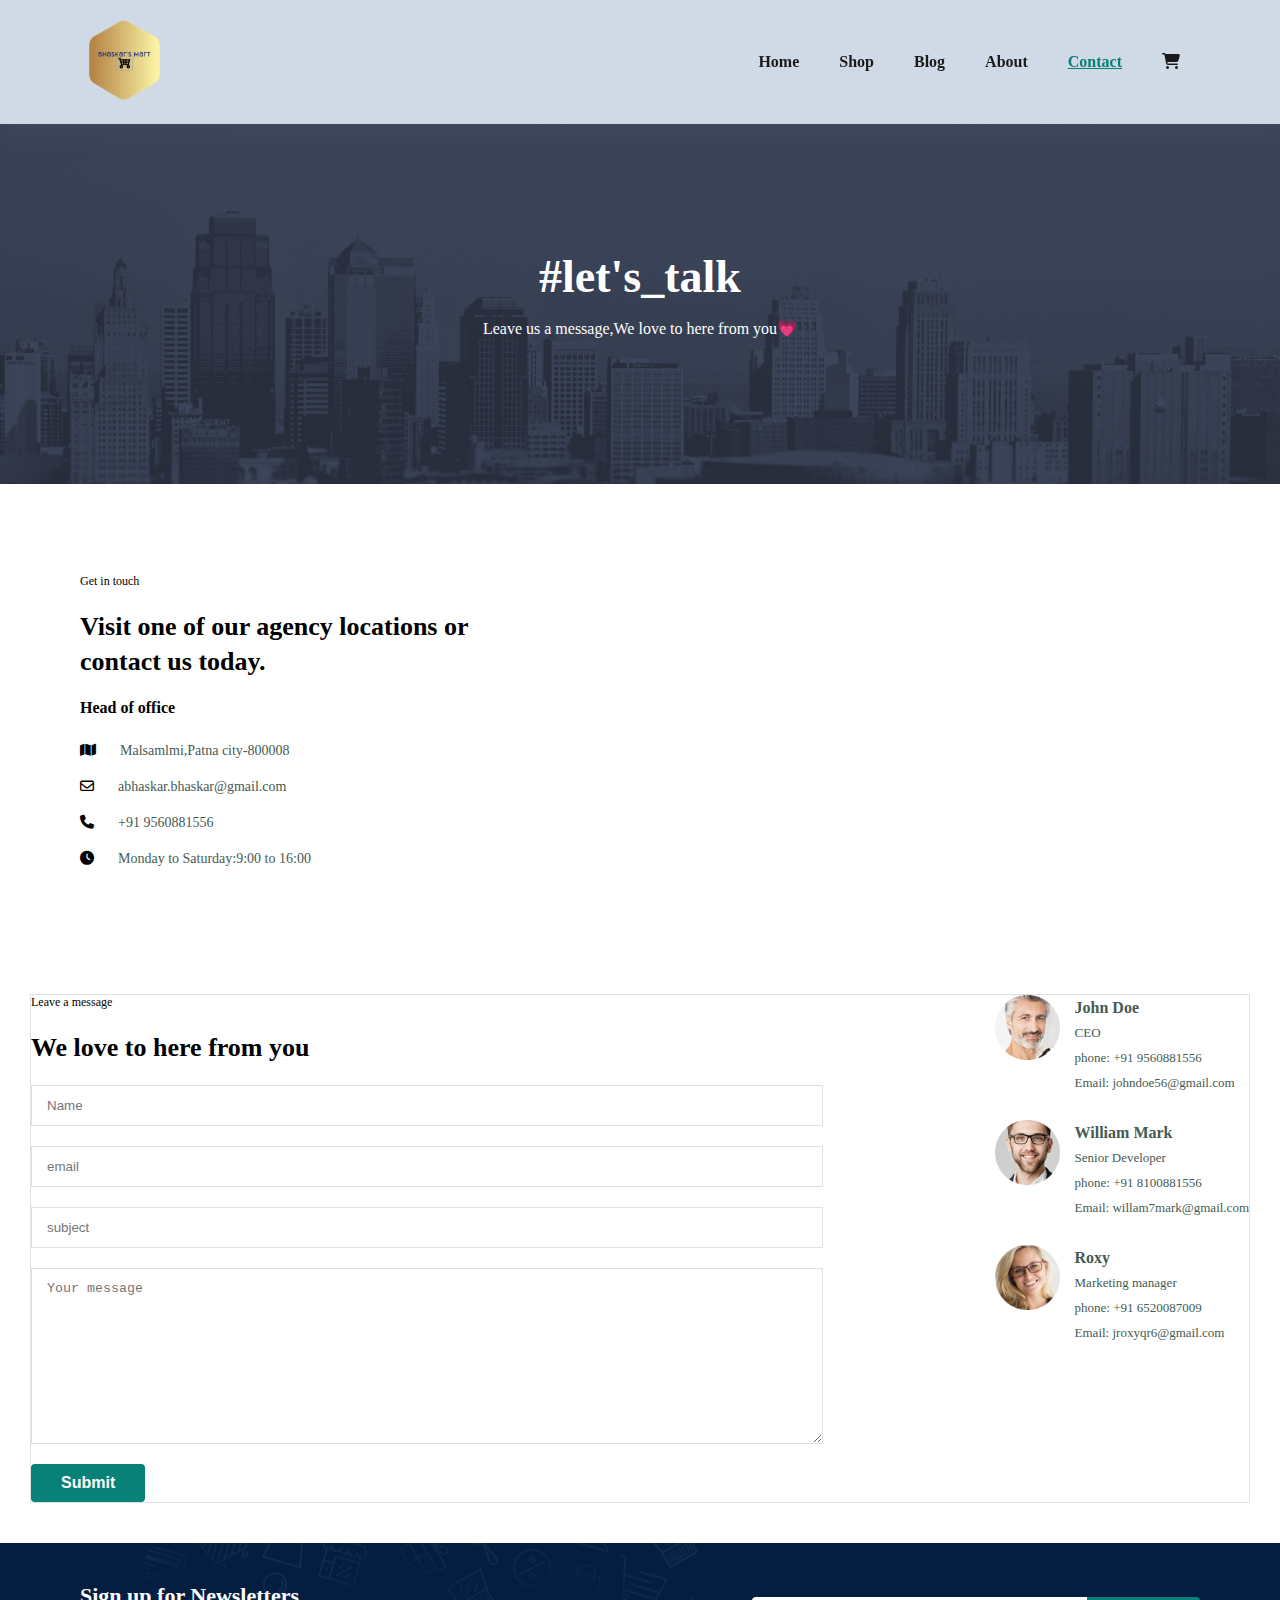
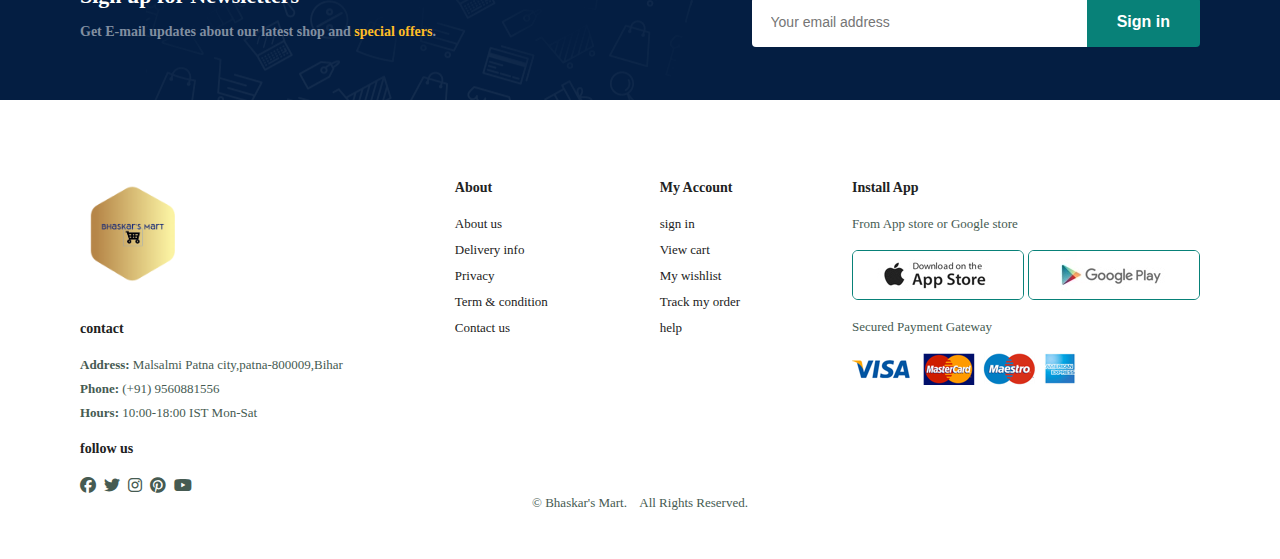
<file: E-commerce/contact.html>
<!DOCTYPE html>
<html lang="en">
  <head>
    <meta charset="UTF-8" />
    <meta http-equiv="X-UA-Compatible" content="IE=edge" />
    <meta name="viewport" content="width=device-width, initial-scale=1.0" />
    <title>Bhaskar's Mart</title>
    <link
      rel="stylesheet"
      href="https://cdnjs.cloudflare.com/ajax/libs/font-awesome/6.2.0/css/all.min.css"
    />
    <link rel="stylesheet" href="style.css" />
    <script src="script.js" defer></script>
  </head>
  <body>
    <section id="header">
        <a href="#"
          ><img
            src="img/bhaskar_s_Mart_logo.png"
            class="logo"
            alt="logo"
            height="90px"
        /></a>
  
        <div>
          <ul id="navbar">
            <li><a href="index.html">Home</a></li>
            <li><a  href="shop.html">Shop</a></li>
            <li><a href="blog.html">Blog</a></li>
            <li><a href="about.html">About</a></li>
            <li><a class="active" href="contact.html">Contact</a></li>
            <li id="lg-bag">
              <a href="cart.html"><i class="fa-solid fa-cart-shopping"></i></a>
            </li>
            <a href="#" id="close"><i class="fa-solid fa-xmark"></i></a>
          </ul>
        </div>
        <div id="mobile">
          <a href="cart.html"><i class="fa-solid fa-cart-shopping"></i></a>
          <i id="bar" class="fas fa-outdent"></i>
        </div>
      </section>
  

    <section id="page-header" class="about-header">
        <h2>#let's_talk</h2>

        <p>Leave us a message,We love to here from you💗</p>
    </section>

    <section id="contact-details" class="section-p1">
        <div class="details">
            <span>Get in touch</span>
            <h2>Visit one of our agency locations or contact us today.</h2>
            <h3>Head of office</h3>
            <div>
                <li><i class="fa-solid fa-map"></i>
                <p>Malsamlmi,Patna city-800008</p>
                </li>
                <li><i class="fa-regular fa-envelope"></i>
                <p>abhaskar.bhaskar@gmail.com</p>
                </li>
                <li><i class="fa-solid fa-phone"></i>
                <p>+91 9560881556</p>
                </li>
                <li><i class="fa-solid fa-clock"></i>
                <p>Monday to Saturday:9:00 to 16:00</p>
                </li>

            </div>
        </div>
        <div class="map">
            <iframe src="https://www.google.com/maps/embed?pb=!1m18!1m12!1m3!1d3598.5232713926453!2d85.23743631420662!3d25.58752277203467!2m3!1f0!2f0!3f0!3m2!1i1024!2i768!4f13.1!3m3!1m2!1s0x39ed5f87bb8d12db%3A0x965de75bba575e64!2sMalsalami%2C%20Patna%2C%20Bihar%20800008!5e0!3m2!1sen!2sin!4v1668349479579!5m2!1sen!2sin" width="600" height="450" style="border:0;" allowfullscreen="" loading="lazy" referrerpolicy="no-referrer-when-downgrade"></iframe>
        </div>
    </section>
<section id="form-details">
    <form action="">
        <span>Leave a message</span>
        <h2>We love to here from you</h2>
        <input type="text" placeholder="Name">
        <input type="text" placeholder="email">
        <input type="text" placeholder="subject">
        <textarea name="" id="" cols="30" rows="10" placeholder="Your message"></textarea>
        <button class="normal">Submit</button>
    </form>
    <div class="people">
        <div>
            <img src="img/people/1.png" alt="">
            <p><span>John Doe</span> CEO <br>phone: +91 9560881556 <br>Email: johndoe56@gmail.com</p>
        </div>
        <div>
            <img src="img/people/2.png" alt="">
            <p><span>William Mark</span> Senior Developer <br>phone: +91 8100881556 <br>Email: willam7mark@gmail.com</p>
        </div>
        <div>
            <img src="img/people/3.png" alt="">
            <p><span>Roxy</span> Marketing manager <br>phone: +91 6520087009<br>Email: jroxyqr6@gmail.com</p>
        </div>
    </div>
</section>

<section id="newsletter" class="section-p1 section-m1">
    <div class="newstext">
        <h4>Sign up for Newsletters</h4>
        <p>Get E-mail updates about our latest shop and <span>special offers</span>.</p>
    </div>
    <div class="form">
        <input type="text" placeholder="Your email address">
        <button class="normal">Sign in</button>
    </div>
</section>

    <footer class="section-p1">
      <div id="col">
        <img
          class="col_logo"
          src="img/bhaskar_s_Mart_logo.png"
          width="100px"
          alt="company_logo"
        />
        <h4>contact</h4>
        <p>
          <strong> Address: </strong> Malsalmi Patna city,patna-800009,Bihar
        </p>
        <p><strong>Phone:</strong> (+91) 9560881556</p>
        <p><strong>Hours:</strong> 10:00-18:00 IST Mon-Sat</p>
        <div class="follow">
          <h4>follow us</h4>
          <div class="icon">
            <i class="fab fa-facebook"></i>
            <i class="fab fa-twitter"></i>
            <i class="fab fa-instagram"></i>
            <i class="fab fa-pinterest"></i>
            <i class="fab fa-youtube"></i>
          </div>
        </div>
      </div>
      <div class="col">
        <h4>About</h4>
        <a href="#">About us</a>
        <a href="#">Delivery info</a>
        <a href="#">Privacy</a>
        <a href="#">Term & condition</a>
        <a href="#">Contact us</a>
      </div>
      <div class="col">
        <h4>My Account</h4>
        <a href="#">sign in</a>
        <a href="#">View cart</a>
        <a href="#">My wishlist</a>
        <a href="#">Track my order</a>
        <a href="#">help</a>
      </div>

      <div class="col install">
        <h4>Install App</h4>
        <p>From App store or Google store</p>
        <div class="row">
          <img src="img/pay/app.jpg" alt="" />
          <img src="img/pay/play.jpg" alt="" />
        </div>
        <p>Secured Payment Gateway</p>
        <img src="img/pay/pay.png" alt="" />
      </div>

      <div class="copyright">
        <p>© Bhaskar's Mart.&nbsp &nbsp All Rights Reserved.</p>
      </div>
    </footer>
  </body>
</html>
</file>
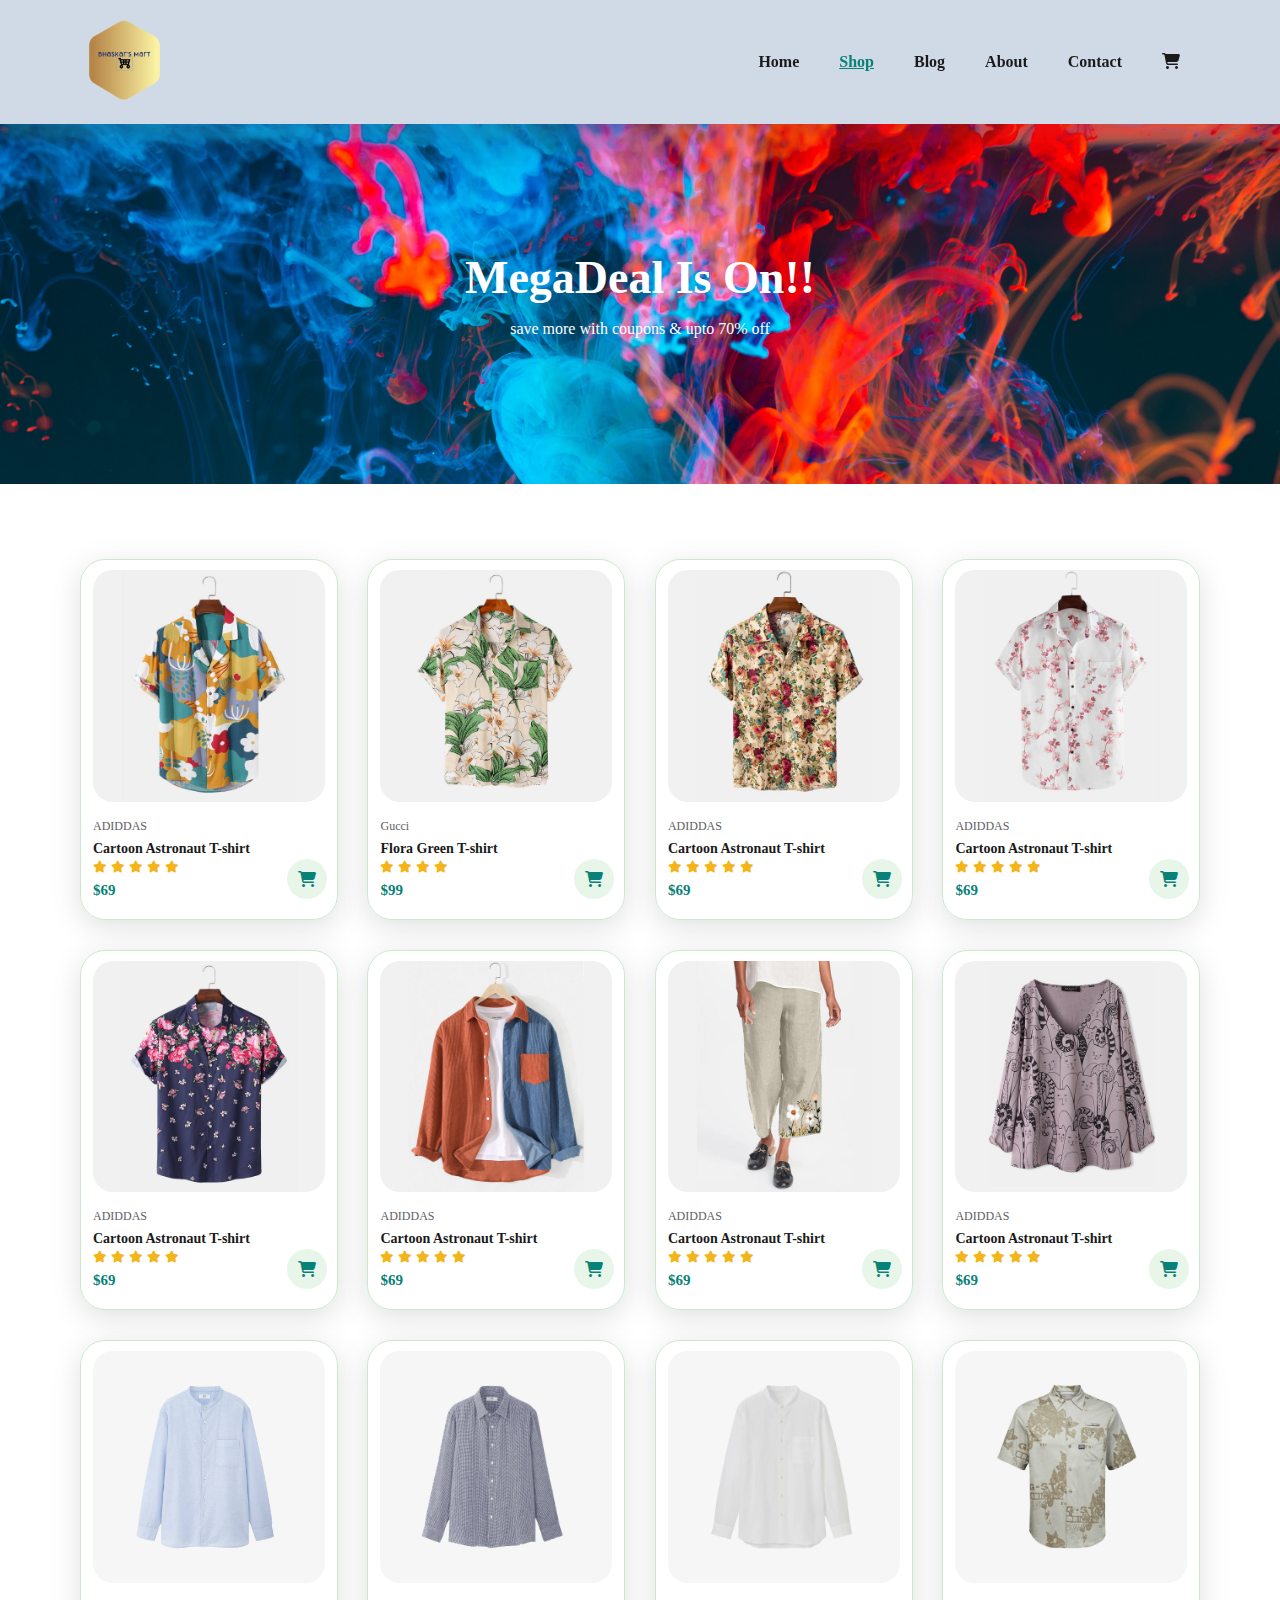
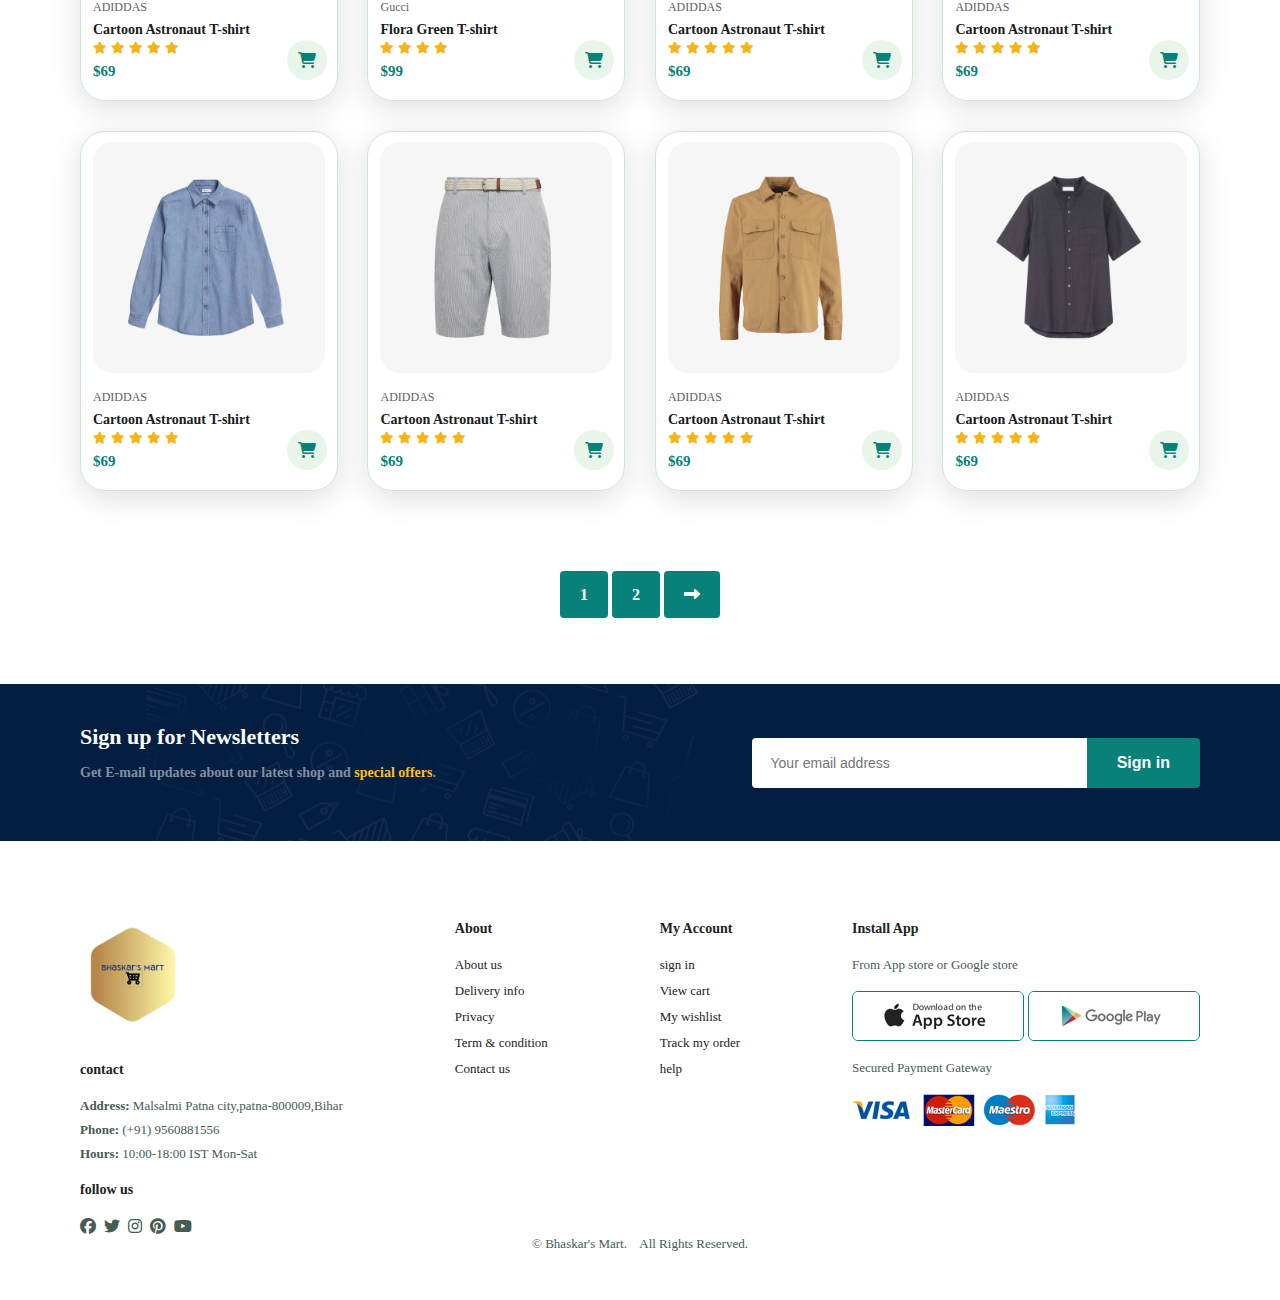
<file: E-commerce/shop.html>
<!DOCTYPE html>
<html lang="en">
  <head>
    <meta charset="UTF-8" />
    <meta http-equiv="X-UA-Compatible" content="IE=edge" />
    <meta name="viewport" content="width=device-width, initial-scale=1.0" />
    <title>Bhaskar's Mart</title>
    <link
      rel="stylesheet"
      href="https://cdnjs.cloudflare.com/ajax/libs/font-awesome/6.2.0/css/all.min.css"
    />
    <link rel="stylesheet" href="style.css" />
    <script src="script.js" defer></script>
  </head>
  <body>
    <section id="header">
      <a href="#"
        ><img
          src="img/bhaskar_s_Mart_logo.png"
          class="logo"
          alt="logo"
          height="90px"
      /></a>

      <div>
        <ul id="navbar">
          <li><a href="index.html">Home</a></li>
          <li><a class="active" href="shop.html">Shop</a></li>
          <li><a href="blog.html">Blog</a></li>
          <li><a href="about.html">About</a></li>
          <li><a href="contact.html">Contact</a></li>
          <li id="lg-bag">
            <a href="cart.html"><i class="fa-solid fa-cart-shopping"></i></a>
          </li>
          <a href="#" id="close"><i class="fa-solid fa-xmark"></i></a>
        </ul>
      </div>
      <div id="mobile">
        <a href="cart.html"><i class="fa-solid fa-cart-shopping"></i></a>
        <i id="bar" class="fas fa-outdent"></i>
      </div>
    </section>

    <section id="page-header">
      <h2>MegaDeal Is On!!</h2>

      <p>save more with coupons & upto 70% off</p>
    </section>

    <section id="product1" class="section-p1">
      <div class="pro-container">
        <div class="pro" onclick="window.location.href='sproduct.html'">
          <img src="img/products/f1.jpg" alt="" />
          <div class="des">
            <span>ADIDDAS</span>
            <h5>Cartoon Astronaut T-shirt</h5>
            <div class="star">
              <i class="fas fa-star"></i>
              <i class="fas fa-star"></i>
              <i class="fas fa-star"></i>
              <i class="fas fa-star"></i>
              <i class="fas fa-star"></i>
            </div>
            <h4>$69</h4>
          </div>
          <a href="#"><i class="fa-solid fa-cart-shopping cart"></i></a>
        </div>
        <div class="pro">
          <img src="img/products/f2.jpg" alt="" />
          <div class="des">
            <span>Gucci</span>
            <h5>Flora Green T-shirt</h5>
            <div class="star">
              <i class="fas fa-star"></i>
              <i class="fas fa-star"></i>
              <i class="fas fa-star"></i>
              <i class="fas fa-star"></i>
            </div>
            <h4>$99</h4>
          </div>
          <a href="#"><i class="fa-solid fa-cart-shopping cart"></i></a>
        </div>
        <div class="pro">
          <img src="img/products/f3.jpg" alt="" />
          <div class="des">
            <span>ADIDDAS</span>
            <h5>Cartoon Astronaut T-shirt</h5>
            <div class="star">
              <i class="fas fa-star"></i>
              <i class="fas fa-star"></i>
              <i class="fas fa-star"></i>
              <i class="fas fa-star"></i>
              <i class="fas fa-star"></i>
            </div>
            <h4>$69</h4>
          </div>
          <a href="#"><i class="fa-solid fa-cart-shopping cart"></i></a>
        </div>
        <div class="pro">
          <img src="img/products/f4.jpg" alt="" />
          <div class="des">
            <span>ADIDDAS</span>
            <h5>Cartoon Astronaut T-shirt</h5>
            <div class="star">
              <i class="fas fa-star"></i>
              <i class="fas fa-star"></i>
              <i class="fas fa-star"></i>
              <i class="fas fa-star"></i>
              <i class="fas fa-star"></i>
            </div>
            <h4>$69</h4>
          </div>
          <a href="#"><i class="fa-solid fa-cart-shopping cart"></i></a>
        </div>
        <div class="pro">
          <img src="img/products/f5.jpg" alt="" />
          <div class="des">
            <span>ADIDDAS</span>
            <h5>Cartoon Astronaut T-shirt</h5>
            <div class="star">
              <i class="fas fa-star"></i>
              <i class="fas fa-star"></i>
              <i class="fas fa-star"></i>
              <i class="fas fa-star"></i>
              <i class="fas fa-star"></i>
            </div>
            <h4>$69</h4>
          </div>
          <a href="#"><i class="fa-solid fa-cart-shopping cart"></i></a>
        </div>
        <div class="pro">
          <img src="img/products/f6.jpg" alt="" />
          <div class="des">
            <span>ADIDDAS</span>
            <h5>Cartoon Astronaut T-shirt</h5>
            <div class="star">
              <i class="fas fa-star"></i>
              <i class="fas fa-star"></i>
              <i class="fas fa-star"></i>
              <i class="fas fa-star"></i>
              <i class="fas fa-star"></i>
            </div>
            <h4>$69</h4>
          </div>
          <a href="#"><i class="fa-solid fa-cart-shopping cart"></i></a>
        </div>
        <div class="pro">
          <img src="img/products/f7.jpg" alt="" />
          <div class="des">
            <span>ADIDDAS</span>
            <h5>Cartoon Astronaut T-shirt</h5>
            <div class="star">
              <i class="fas fa-star"></i>
              <i class="fas fa-star"></i>
              <i class="fas fa-star"></i>
              <i class="fas fa-star"></i>
              <i class="fas fa-star"></i>
            </div>
            <h4>$69</h4>
          </div>
          <a href="#"><i class="fa-solid fa-cart-shopping cart"></i></a>
        </div>
        <div class="pro">
          <img src="img/products/f8.jpg" alt="" />
          <div class="des">
            <span>ADIDDAS</span>
            <h5>Cartoon Astronaut T-shirt</h5>
            <div class="star">
              <i class="fas fa-star"></i>
              <i class="fas fa-star"></i>
              <i class="fas fa-star"></i>
              <i class="fas fa-star"></i>
              <i class="fas fa-star"></i>
            </div>
            <h4>$69</h4>
          </div>
          <a href="#"><i class="fa-solid fa-cart-shopping cart"></i></a>
        </div>

        <div class="pro">
          <img src="img/products/n1.jpg" alt="" />
          <div class="des">
            <span>ADIDDAS</span>
            <h5>Cartoon Astronaut T-shirt</h5>
            <div class="star">
              <i class="fas fa-star"></i>
              <i class="fas fa-star"></i>
              <i class="fas fa-star"></i>
              <i class="fas fa-star"></i>
              <i class="fas fa-star"></i>
            </div>
            <h4>$69</h4>
          </div>
          <a href="#"><i class="fa-solid fa-cart-shopping cart"></i></a>
        </div>
        <div class="pro">
          <img src="img/products/n2.jpg" alt="" />
          <div class="des">
            <span>Gucci</span>
            <h5>Flora Green T-shirt</h5>
            <div class="star">
              <i class="fas fa-star"></i>
              <i class="fas fa-star"></i>
              <i class="fas fa-star"></i>
              <i class="fas fa-star"></i>
            </div>
            <h4>$99</h4>
          </div>
          <a href="#"><i class="fa-solid fa-cart-shopping cart"></i></a>
        </div>
        <div class="pro">
          <img src="img/products/n3.jpg" alt="" />
          <div class="des">
            <span>ADIDDAS</span>
            <h5>Cartoon Astronaut T-shirt</h5>
            <div class="star">
              <i class="fas fa-star"></i>
              <i class="fas fa-star"></i>
              <i class="fas fa-star"></i>
              <i class="fas fa-star"></i>
              <i class="fas fa-star"></i>
            </div>
            <h4>$69</h4>
          </div>
          <a href="#"><i class="fa-solid fa-cart-shopping cart"></i></a>
        </div>
        <div class="pro">
          <img src="img/products/n4.jpg" alt="" />
          <div class="des">
            <span>ADIDDAS</span>
            <h5>Cartoon Astronaut T-shirt</h5>
            <div class="star">
              <i class="fas fa-star"></i>
              <i class="fas fa-star"></i>
              <i class="fas fa-star"></i>
              <i class="fas fa-star"></i>
              <i class="fas fa-star"></i>
            </div>
            <h4>$69</h4>
          </div>
          <a href="#"><i class="fa-solid fa-cart-shopping cart"></i></a>
        </div>
        <div class="pro">
          <img src="img/products/n5.jpg" alt="" />
          <div class="des">
            <span>ADIDDAS</span>
            <h5>Cartoon Astronaut T-shirt</h5>
            <div class="star">
              <i class="fas fa-star"></i>
              <i class="fas fa-star"></i>
              <i class="fas fa-star"></i>
              <i class="fas fa-star"></i>
              <i class="fas fa-star"></i>
            </div>
            <h4>$69</h4>
          </div>
          <a href="#"><i class="fa-solid fa-cart-shopping cart"></i></a>
        </div>
        <div class="pro">
          <img src="img/products/n6.jpg" alt="" />
          <div class="des">
            <span>ADIDDAS</span>
            <h5>Cartoon Astronaut T-shirt</h5>
            <div class="star">
              <i class="fas fa-star"></i>
              <i class="fas fa-star"></i>
              <i class="fas fa-star"></i>
              <i class="fas fa-star"></i>
              <i class="fas fa-star"></i>
            </div>
            <h4>$69</h4>
          </div>
          <a href="#"><i class="fa-solid fa-cart-shopping cart"></i></a>
        </div>
        <div class="pro">
          <img src="img/products/n7.jpg" alt="" />
          <div class="des">
            <span>ADIDDAS</span>
            <h5>Cartoon Astronaut T-shirt</h5>
            <div class="star">
              <i class="fas fa-star"></i>
              <i class="fas fa-star"></i>
              <i class="fas fa-star"></i>
              <i class="fas fa-star"></i>
              <i class="fas fa-star"></i>
            </div>
            <h4>$69</h4>
          </div>
          <a href="#"><i class="fa-solid fa-cart-shopping cart"></i></a>
        </div>
        <div class="pro">
          <img src="img/products/n8.jpg" alt="" />
          <div class="des">
            <span>ADIDDAS</span>
            <h5>Cartoon Astronaut T-shirt</h5>
            <div class="star">
              <i class="fas fa-star"></i>
              <i class="fas fa-star"></i>
              <i class="fas fa-star"></i>
              <i class="fas fa-star"></i>
              <i class="fas fa-star"></i>
            </div>
            <h4>$69</h4>
          </div>
          <a href="#"><i class="fa-solid fa-cart-shopping cart"></i></a>
        </div>
      </div>
    </section>
    
    <section id="pagination" class="section-p1">
        <a href="#">1</a>
        <a href="#">2</a>
        <a href="#"><i class="fa-solid fa-right-long"></i></a>
    </section>

    <section id="newsletter" class="section-p1 section-m1">
      <div class="newstext">
        <h4>Sign up for Newsletters</h4>
        <p>
          Get E-mail updates about our latest shop and
          <span>special offers</span>.
        </p>
      </div>
      <div class="form">
        <input type="text" placeholder="Your email address" />
        <button class="normal">Sign in</button>
      </div>
    </section>

    <footer class="section-p1">
      <div id="col">
        <img
          class="col_logo"
          src="img/bhaskar_s_Mart_logo.png"
          width="100px"
          alt="company_logo"
        />
        <h4>contact</h4>
        <p>
          <strong> Address: </strong> Malsalmi Patna city,patna-800009,Bihar
        </p>
        <p><strong>Phone:</strong> (+91) 9560881556</p>
        <p><strong>Hours:</strong> 10:00-18:00 IST Mon-Sat</p>
        <div class="follow">
          <h4>follow us</h4>
          <div class="icon">
            <i class="fab fa-facebook"></i>
            <i class="fab fa-twitter"></i>
            <i class="fab fa-instagram"></i>
            <i class="fab fa-pinterest"></i>
            <i class="fab fa-youtube"></i>
          </div>
        </div>
      </div>
      <div class="col">
        <h4>About</h4>
        <a href="#">About us</a>
        <a href="#">Delivery info</a>
        <a href="#">Privacy</a>
        <a href="#">Term & condition</a>
        <a href="#">Contact us</a>
      </div>
      <div class="col">
        <h4>My Account</h4>
        <a href="#">sign in</a>
        <a href="#">View cart</a>
        <a href="#">My wishlist</a>
        <a href="#">Track my order</a>
        <a href="#">help</a>
      </div>

      <div class="col install">
        <h4>Install App</h4>
        <p>From App store or Google store</p>
        <div class="row">
          <img src="img/pay/app.jpg" alt="" />
          <img src="img/pay/play.jpg" alt="" />
        </div>
        <p>Secured Payment Gateway</p>
        <img src="img/pay/pay.png" alt="" />
      </div>

      <div class="copyright">
        <p>© Bhaskar's Mart.&nbsp &nbsp All Rights Reserved.</p>
      </div>
    </footer>
  </body>
</html>
</file>
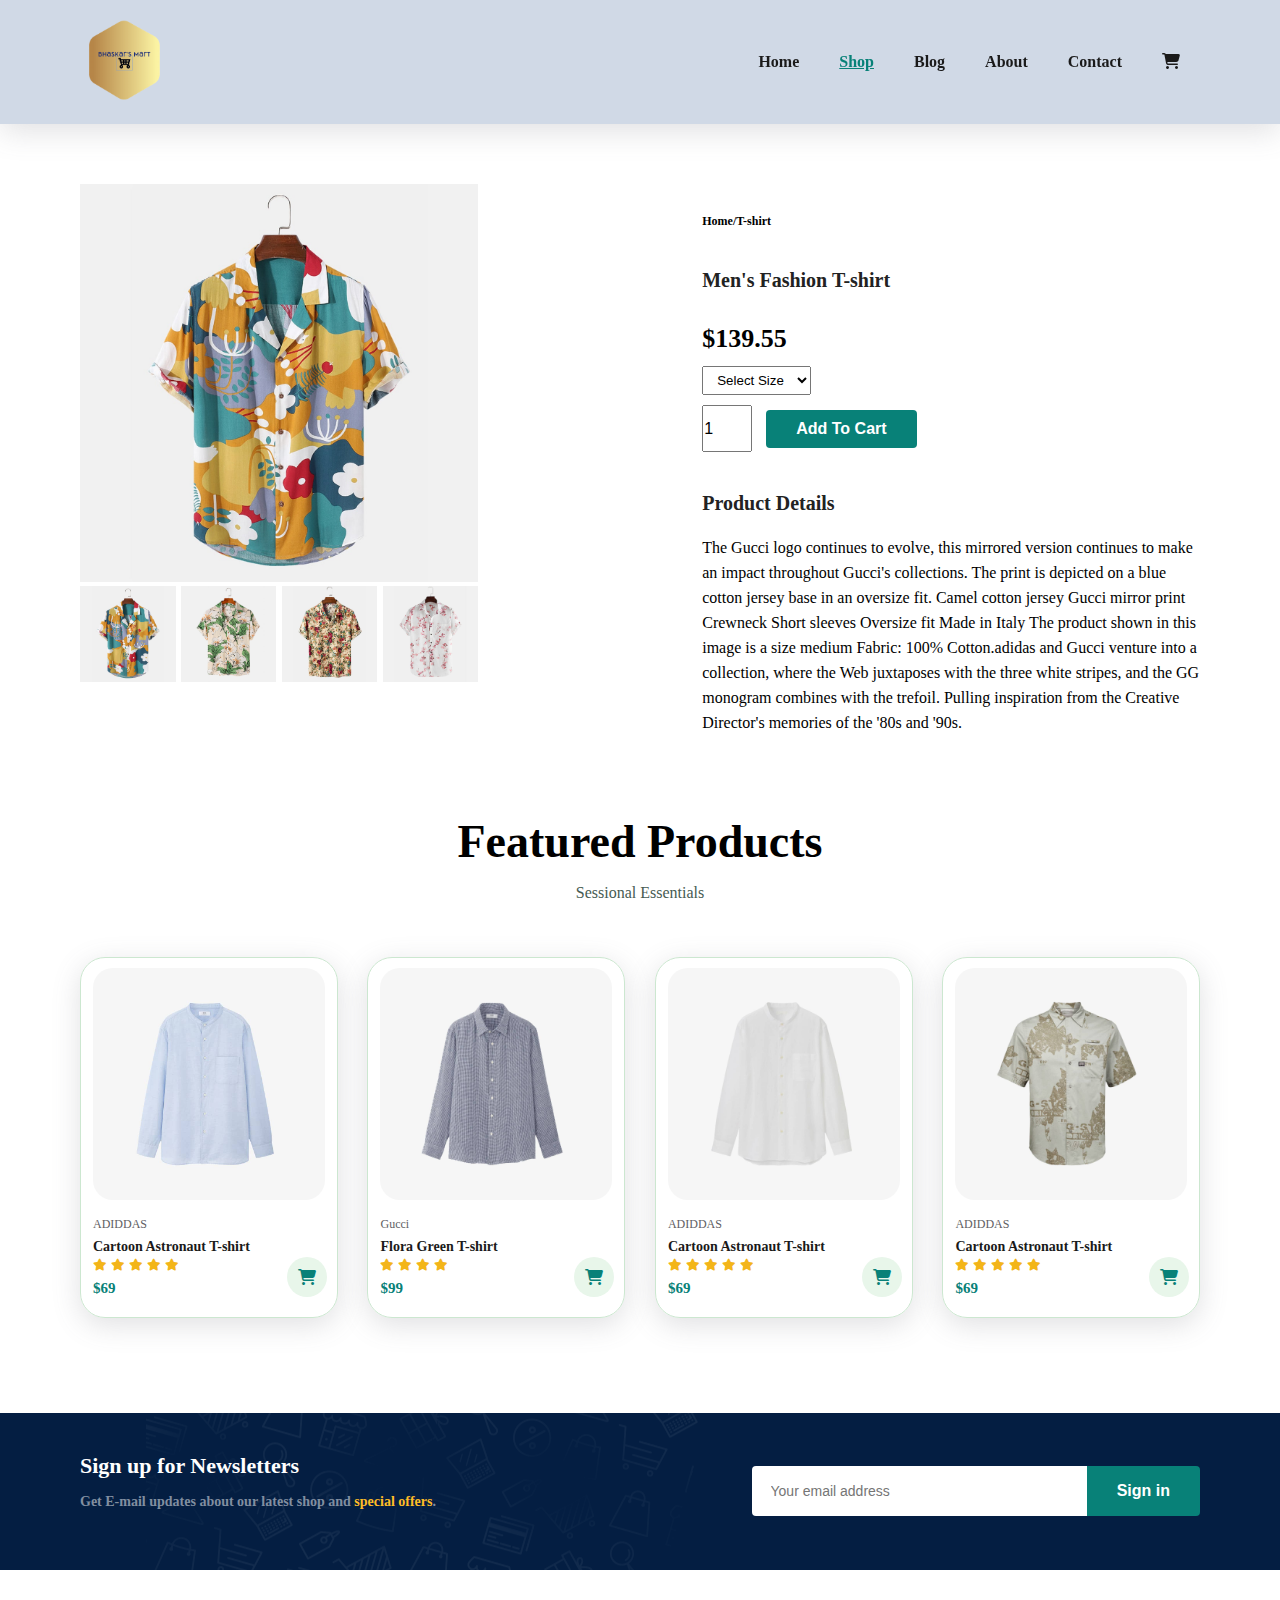
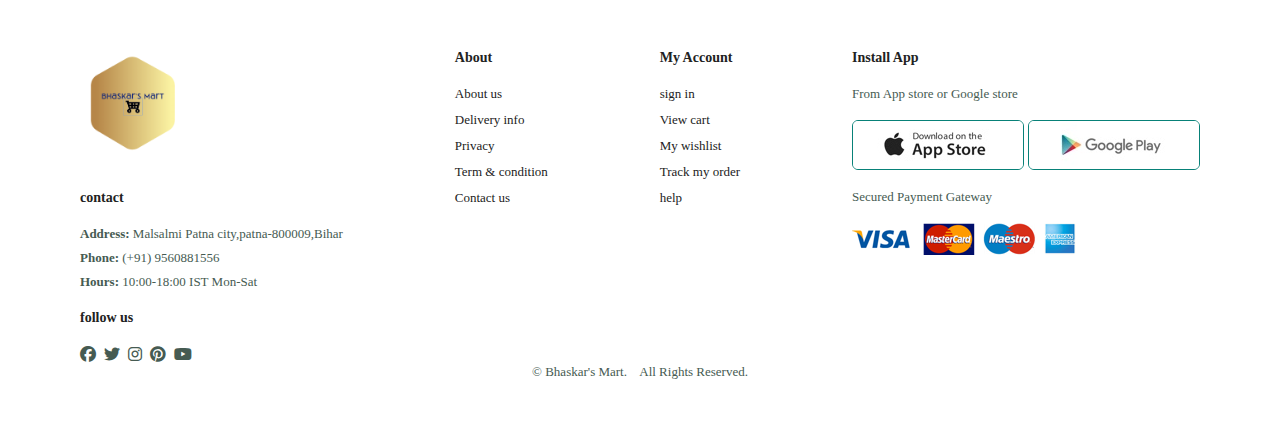
<file: E-commerce/sproduct.html>
<!DOCTYPE html>
<html lang="en">
  <head>
    <meta charset="UTF-8" />
    <meta http-equiv="X-UA-Compatible" content="IE=edge" />
    <meta name="viewport" content="width=device-width, initial-scale=1.0" />
    <title>Bhaskar's Mart</title>
    <link
      rel="stylesheet"
      href="https://cdnjs.cloudflare.com/ajax/libs/font-awesome/6.2.0/css/all.min.css"
    />
    <link rel="stylesheet" href="style.css" />
    <script src="script.js" defer></script>
  </head>

  <body>
    <section id="header">
      <a href="#"
        ><img
          src="img/bhaskar_s_Mart_logo.png"
          class="logo"
          alt="logo"
          height="90px"
      /></a>

      <div>
        <ul id="navbar">
          <li><a href="index.html">Home</a></li>
          <li><a class="active" href="shop.html">Shop</a></li>
          <li><a href="blog.html">Blog</a></li>
          <li><a href="about.html">About</a></li>
          <li><a href="contact.html">Contact</a></li>
          <li id="lg-bag">
            <a href="cart.html"><i class="fa-solid fa-cart-shopping"></i></a>
          </li>
          <a href="#" id="close"><i class="fa-solid fa-xmark"></i></a>
        </ul>
      </div>
      <div id="mobile">
        <a href="cart.html"><i class="fa-solid fa-cart-shopping"></i></a>
        <i id="bar" class="fas fa-outdent"></i>
      </div>
    </section>

<section id="prodetails" class="section-p1">
    <div class="single-pro-image">
        <img src="img/products/f1.jpg" width="100%" id="MainImg" alt="">
   
    <div class="small-img-group">
        <div class="small-img-col">
            <img src="img/products/f1.jpg" width="100%" class="small-img" alt="">
        </div>
        <div class="small-img-col">
            <img src="img/products/f2.jpg" width="100%" class="small-img" alt="">
        </div>
    
        <div class="small-img-col">
            <img src="img/products/f3.jpg" width="100%" class="small-img" alt="">
       </div>
    
        <div class="small-img-col">
            <img src="img/products/f4.jpg" width="100%" class="small-img" alt="">
       </div>
    </div>
    </div>
    <div class="single-pro-details">
        <h6>Home/T-shirt</h6>
        <h4>Men's Fashion T-shirt</h4>
        <h2>$139.55</h2>
        <select>
            <option >Select Size</option>
            <option >Xl</option>
            <option >XXL</option>
            <option >Small</option>
            <option >Large</option>
        </select>
        <input type="number" value="1">
        <button class="normal">Add To Cart</button>
        <h4>Product Details</h4>
        <span>The Gucci logo continues to evolve, this mirrored version continues to make an impact throughout Gucci's collections. The print is depicted on a blue cotton jersey base in an oversize fit.

            Camel cotton jersey
            Gucci mirror print
            Crewneck
            Short sleeves
            Oversize fit
            Made in Italy
            The product shown in this image is a size medium
            Fabric: 100% Cotton.adidas and Gucci venture into a collection, where the Web juxtaposes with the three white stripes, and the GG monogram combines with the trefoil. Pulling inspiration from the Creative Director's memories of the '80s and '90s.</span>

    </div>
</section>

<section id="product1" class="section-p1">
    <h2>Featured Products</h2>
    <p>Sessional Essentials</p>
    <div class="pro-container">
        <div class="pro">
            <img src="img/products/n1.jpg" alt="">
            <div class="des">
                <span>ADIDDAS</span>
                <h5>Cartoon Astronaut T-shirt</h5>
                <div class="star">
                    <i class="fas fa-star"></i>
                    <i class="fas fa-star"></i>
                    <i class="fas fa-star"></i>
                    <i class="fas fa-star"></i>
                    <i class="fas fa-star"></i>
                </div>
                <h4>$69</h4>
            </div>
            <a href="#"><i class="fa-solid fa-cart-shopping cart"></i></a>
        </div>
        <div class="pro">
            <img src="img/products/n2.jpg" alt="">
            <div class="des">
                <span>Gucci</span>
                <h5>Flora Green T-shirt</h5>
                <div class="star">
                    <i class="fas fa-star"></i>
                    <i class="fas fa-star"></i>
                    <i class="fas fa-star"></i>
                    <i class="fas fa-star"></i>
                    
                </div>
                <h4>$99</h4>
            </div>
            <a href="#"><i class="fa-solid fa-cart-shopping cart"></i></a>
        </div>
        <div class="pro">
            <img src="img/products/n3.jpg" alt="">
            <div class="des">
                <span>ADIDDAS</span>
                <h5>Cartoon Astronaut T-shirt</h5>
                <div class="star">
                    <i class="fas fa-star"></i>
                    <i class="fas fa-star"></i>
                    <i class="fas fa-star"></i>
                    <i class="fas fa-star"></i>
                    <i class="fas fa-star"></i>
                </div>
                <h4>$69</h4>
            </div>
            <a href="#"><i class="fa-solid fa-cart-shopping cart"></i></a>
        </div>
        <div class="pro">
            <img src="img/products/n4.jpg" alt="">
            <div class="des">
                <span>ADIDDAS</span>
                <h5>Cartoon Astronaut T-shirt</h5>
                <div class="star">
                    <i class="fas fa-star"></i>
                    <i class="fas fa-star"></i>
                    <i class="fas fa-star"></i>
                    <i class="fas fa-star"></i>
                    <i class="fas fa-star"></i>
                </div>
                <h4>$69</h4>
            </div>
            <a href="#"><i class="fa-solid fa-cart-shopping cart"></i></a>
        </div>
       
        
        
    </div>
</section>

    <section id="newsletter" class="section-p1 section-m1">
      <div class="newstext">
        <h4>Sign up for Newsletters</h4>
        <p>
          Get E-mail updates about our latest shop and
          <span>special offers</span>.
        </p>
      </div>
      <div class="form">
        <input type="text" placeholder="Your email address" />
        <button class="normal">Sign in</button>
      </div>
    </section>

    <footer class="section-p1">
      <div id="col">
        <img
          class="col_logo"
          src="img/bhaskar_s_Mart_logo.png"
          width="100px"
          alt="company_logo"
        />
        <h4>contact</h4>
        <p>
          <strong> Address: </strong> Malsalmi Patna city,patna-800009,Bihar
        </p>
        <p><strong>Phone:</strong> (+91) 9560881556</p>
        <p><strong>Hours:</strong> 10:00-18:00 IST Mon-Sat</p>
        <div class="follow">
          <h4>follow us</h4>
          <div class="icon">
            <i class="fab fa-facebook"></i>
            <i class="fab fa-twitter"></i>
            <i class="fab fa-instagram"></i>
            <i class="fab fa-pinterest"></i>
            <i class="fab fa-youtube"></i>
          </div>
        </div>
      </div>
      <div class="col">
        <h4>About</h4>
        <a href="#">About us</a>
        <a href="#">Delivery info</a>
        <a href="#">Privacy</a>
        <a href="#">Term & condition</a>
        <a href="#">Contact us</a>
      </div>
      <div class="col">
        <h4>My Account</h4>
        <a href="#">sign in</a>
        <a href="#">View cart</a>
        <a href="#">My wishlist</a>
        <a href="#">Track my order</a>
        <a href="#">help</a>
      </div>

      <div class="col install">
        <h4>Install App</h4>
        <p>From App store or Google store</p>
        <div class="row">
          <img src="img/pay/app.jpg" alt="" />
          <img src="img/pay/play.jpg" alt="" />
        </div>
        <p>Secured Payment Gateway</p>
        <img src="img/pay/pay.png" alt="" />
      </div>

      <div class="copyright">
        <p>© Bhaskar's Mart.&nbsp &nbsp All Rights Reserved.</p>
      </div>
    </footer>

    <script>
        var MainImg = document.getElementById('MainImg');
        var smallImg = document.getElementsByClassName('small-img');

        smallImg[0].onclick = function(){
            MainImg.src = smallImg[0].src
        }
        smallImg[1].onclick = function(){
            MainImg.src = smallImg[1].src
        }
        smallImg[2].onclick = function(){
            MainImg.src = smallImg[2].src
        }
        smallImg[3].onclick = function(){
            MainImg.src = smallImg[3].src
        }
    </script>
  </body>
</html>
</file>
<file: E-commerce/style.css>
* {
  margin: 0;
  padding: 0;
  box-sizing: border-box;
}

h1 {
  font-size: 50px;
  line-height: 64px;
  color: #222;
}

h2 {
  font-size: 46px;
  line-height: 54px;
  columns: #222;
}

h4 {
  font-size: 20px;
  color: #222;
}

h6 {
  font-weight: 700;
  font-size: 12px;
}

p {
  font-size: 16px;
  color: #465b52;
  margin: 15px 0 20px 0;
}
.section-p1 {
  padding: 40px 80px;
}

.section-m1 {
  margin: 40px 0;
}

/* home page css */

button.normal {
  font-size: 16px;
  font-weight: 600;
  padding: 10px 30px;
  color: #000;
  background-color: #fff;
  border-radius: 4px;
  cursor: pointer;
  border: none;
  outline: none;
  color: #088178;
  transition: 0.2s ease;
}

button.normal:hover {
  background-color: #088178;
  color: #fff;
}

body {
  width: 100%;
}

#header {
  display: flex;
  align-items: center;
  justify-content: space-between;
  padding: 15px 80px;
  background-color: #d0d9e6;
  box-shadow: rgba(100, 100, 111, 0.2) 0px 7px 29px 0px;
  z-index: 999;
  position: sticky;
  top: 0;
  left: 0;
}

#navbar {
  display: flex;
  align-items: center;
  justify-content: center;
}
#navbar li {
  list-style: none;
  padding: 0 20px;
  position: relative;
}

#navbar li a {
  text-decoration: none;
  font-size: 16px;
  font-weight: 600;
  color: #1a1a1a;
  transition: 0.3s ease;
}

#navbar li a:hover,
#navbar li a.active {
  color: #088178;
  text-decoration: underline;
}

#navbar li a.active::after {
  content: "";
  height: 30%;
  background: #088178;
  position: absolute;
  bottom: -4px;
  left: 20px;
}

#mobile {
  display: none;
  align-items: center;
}

#close {
  display: none;
}
#hero {
  background-image: url("img/cover\ img\ hero.webp");
  height: 90vh;
  width: 100%;
  background-position: top 25% right 0%;
  background-size: cover;
  padding: 0 80px;
  display: flex;
  flex-direction: column;
  align-items: flex-start;
  justify-content: center;
}

#hero h4 {
  padding-bottom: 15px;
}

#hero h1 {
  color: teal;
}

#hero button {
  background-image: url("img/button.png");
  background-color: transparent;
  color: #088178;
  border: 0;
  padding: 14px 80px 14px 65px;
  background-repeat: no-repeat;
  cursor: pointer;
  font-weight: 700;
  font-size: 15px;
}

#feature {
  display: flex;
  align-items: center;
  justify-content: space-between;
  flex-wrap: wrap;
}
#feature .fe-box {
  width: 180px;
  text-align: center;
  padding: 25px 15px;
  box-shadow: 20px 20px 34px rgba(0, 0, 0, 0.03);
  border: 1px solid #cce7d0;
  border-radius: 4px;
  margin: 15px 0;
}

#feature .fe-box:hover {
  box-shadow: rgba(50, 50, 93, 0.25) 0px 50px 100px -20px,
    rgba(0, 0, 0, 0.3) 0px 30px 60px -30px,
    rgba(10, 37, 64, 0.35) 0px -2px 6px 0px inset;
}
#feature .fe-box img {
  width: 100%;
  margin-bottom: 10px;
}

#feature .fe-box h6 {
  display: inline-block;
  padding: 9px 8px 6px 8px;
  line-height: 1;
  border-radius: 4px;
  color: #088178;
  background-color: #fddde4;
}

#feature .fe-box:nth-child(2) h6 {
  background-color: #cdebbc;
}
#feature .fe-box:nth-child(3) h6 {
  background-color: #d1e8f2;
}
#feature .fe-box:nth-child(4) h6 {
  background-color: #cdd4f8;
}
#feature .fe-box:nth-child(5) h6 {
  background-color: #f6dbf6;
}
#feature .fe-box:nth-child(6) h6 {
  background-color: #fff2e5;
}

#product1 {
  text-align: center;
}

#product1 .pro-container {
  display: flex;
  justify-content: space-between;
  padding-top: 20px;
  flex-wrap: wrap;
}

#product1 .pro {
  width: 23%;
  min-width: 250px;
  padding: 10px 12px;
  border: 1px solid #cce7d0;
  border-radius: 25px;
  cursor: pointer;
  box-shadow: rgba(100, 100, 111, 0.2) 0px 7px 29px 0px;
  margin: 15px 0;
  transition: 0.2s ease;
  position: relative;
}

#product1 .pro:hover {
  box-shadow: rgba(0, 0, 0, 0.35) 0px 5px 15px;
}
#product1 .pro img {
  width: 100%;
  border-radius: 20px;
}

#product1 .pro .des {
  text-align: start;
  padding: 10px 0;
}

#product1 .pro .des span {
  color: #606063;
  font-size: 12px;
}

#product1 .pro .des h5 {
  color: #1a1a1a;
  font-size: 14px;
  padding-top: 7px;
}

#product1 .pro .des i {
  font-size: 12px;
  color: rgb(243, 181, 25);
}

#product1 .pro .des h4 {
  padding-top: 7px;
  font-size: 15px;
  font-weight: 700;
  color: #088178;
}

#product1 .pro .cart {
  width: 40px;
  height: 40px;
  line-height: 40px;
  border-radius: 50px;
  background-color: #e8f6ea;
  color: #088178;
  border-color: 1px solid #cce7d0;
  position: absolute;
  bottom: 20px;
  right: 10px;
}

#banner {
  display: flex;
  flex-direction: column;
  justify-content: center;
  align-items: center;
  text-align: center;
  background-image: url("img/banner/b2.jpg");
  width: 100%;
  height: 40vh;
  background-size: cover;
  background-position: center;
}

#banner h4 {
  color: #fff;
  font-size: 16px;
}

#banner h2 {
  color: #fff;
  font-size: 30px;
  padding: 10px 0;
}

#banner h2 span {
  color: rgb(249, 6, 6);
  font-size: 30px;
  padding: 10px 0;
}

/* #sm-banner{
    display: flex;
    justify-content: space-between;
    flex-wrap: wrap;
} */

#sm-banner .banner-box {
  display: flex;
  flex-direction: column;
  justify-content: center;
  align-items: flex-start;
  background-image: url("img/banner/b17.jpg");
  min-width: 580px;
  height: 50vh;
  background-size: cover;
  background-position: center;
  padding: 30px;
  margin: 10px;
}

#sm-banner .banner-box2 {
  background-image: url("https://images.pexels.com/photos/325876/pexels-photo-325876.jpeg?auto=compress&cs=tinysrgb&w=1260&h=750&dpr=2");
}
#sm-banner h4 {
  color: #fff;
  font-size: 20px;
  font-weight: 300;
}

#sm-banner h2 {
  color: #fff;
  font-size: 28px;
  font-weight: 800;
}
#sm-banner span {
  color: #fff;
  font-size: 14px;
  font-weight: 500;
  padding-bottom: 15px;
}
#sm-banner button {
  font-size: 13px;
  font-weight: 600;
  padding: 10px 18px;
  color: #fff;
  background-color: transparent;
  border: 1px solid #fff;
  cursor: pointer;
  /* border: none; */
  outline: none;
  transition: 0.2s ease;
}

#sm-banner button:hover {
  color: #088178;
}

#banner-3 .banner-box {
  display: flex;
  flex-direction: column;
  justify-content: center;
  align-items: flex-start;
  min-width: 30%;
  height: 30vh;
  background-size: cover;
  background-position: center;
  padding: 20px;
  margin-bottom: 20px;
  background-image: url("img/banner/b7.jpg");
}

#banner-3 .banner-box2 {
  background-image: url("img/banner/b4.jpg");
}

#banner-3 .banner-box3 {
  background-image: url("img/banner/b18.jpg");
}

#banner-3 {
  display: flex;
  justify-content: space-between;
  flex-wrap: wrap;
  padding: 0 80px;
}
#banner-3 h2 {
  color: white;
  font-weight: 900;
  font-size: 22px;
}
#banner-3 h3 {
  color: rgb(255, 7, 7);
  font-weight: 800;
  font-size: 15px;
}

#newsletter {
  display: flex;
  justify-content: space-between;
  flex-wrap: wrap;
  align-items: center;
  background-image: url("img/banner/b14.png");
  background-repeat: no-repeat;
  background-position: 20% 30%;
  background-color: #041e42;
}

#newsletter h4 {
  font-size: 22px;
  font-weight: 700;
  color: #fff;
}
#newsletter p {
  font-size: 14px;
  font-weight: 600;
  color: #818ea0;
}

#newsletter P span {
  color: #ffbd27;
}

#newsletter input {
  height: 3.125rem;
  font-size: 14px;
  padding: 0 1.25em;
  width: 100%;
  border: 1px solid transparent;
  border-radius: 4px;
  outline: none;
  border-top-right-radius: 0;
  border-bottom-right-radius: 0;
}

#newsletter button {
  color: #fff;
  background-color: #088178;
  white-space: nowrap;
  border-top-left-radius: 0;
  border-bottom-left-radius: 0;
}

#newsletter .form {
  display: flex;
  width: 40%;
}

footer {
  display: flex;
  flex-wrap: wrap;
  justify-content: space-between;
}
footer .col {
  display: flex;
  flex-direction: column;
  align-items: flex-start;
  margin-bottom: 20px;
}

footer .col_logo {
  margin-bottom: 30px;
}

footer h4 {
  font-size: 14px;
  padding-bottom: 20px;
}

footer p {
  font-size: 13px;
  margin: 0 0 8px 0;
}

footer a {
  font-size: 13px;
  text-decoration: none;
  color: #222;
  margin-bottom: 10px;
}

footer .follow {
  margin-top: 20px;
}
footer .follow i {
  color: #465b52;
  padding-right: 4px;
  cursor: pointer;
}
footer .install .row img {
  border: 1px solid #088178;
  border-radius: 6px;
}

footer .install img {
  margin: 10px 0 15px 0;
}

footer .follow i:hover,
footer a:hover {
  color: #088178;
}

footer .copyright {
  width: 100%;
  text-align: center;
}

/* shop page css */

#page-header {
  background-image: url("img/page-header.jpg");
  width: 100%;
  height: 40vh;
  background-size: cover;
  display: flex;
  justify-content: center;
  text-align: center;
  flex-direction: column;
  padding: 14px;
}

#page-header h2,
#page-header p {
  color: #fff;
}

#pagination {
  text-align: center;
}

#pagination a {
  text-decoration: none;
  background-color: #088178;
  padding: 15px 20px;
  border-radius: 4px;
  color: #fff;
  font-weight: 600;
}
#pagination a i {
  font-weight: 600;
  font-size: 16px;
}

/* single Product AKA sproduct css */

#prodetails .single-pro-image {
  width: 40%;
  margin-right: 20%;
}
.small-img-group {
  display: flex;
  justify-content: space-between;
}

.small-img-col {
  flex-basis: 24%;
  cursor: pointer;
}
#prodetails {
  display: flex;
  margin-top: 20px;
}

#prodetails .single-pro-details {
  width: 50%;
  padding-top: 30px;
}

#prodetails .single-pro-details h4 {
  padding: 40px 0 20px 0;
}
#prodetails .single-pro-details h2 {
  font-size: 26px;
}
#prodetails .single-pro-details select {
  display: block;
  padding: 5px 10px;
  margin-bottom: 10px;
}
#prodetails .single-pro-details input {
  width: 50px;
  height: 47px;
  font-size: 16px;
  margin-right: 10px;
}
#prodetails .single-pro-details input :focus {
  outline: none;
}
#prodetails .single-pro-details button {
  background: #088178;
  color: #fff;
}
#prodetails .single-pro-details span {
  line-height: 25px;
}

/* blog page css */

#page-header.blog-header {
  background-image: url("img/banner/b19.jpg");
}

#blog {
  padding: 150px 150px 0 150px;
}
#blog .blog-box {
  display: flex;
  align-items: center;
  width: 100%;
  position: relative;
  padding-bottom: 90px;
}
#blog .blog-img {
  width: 50%;
  margin-right: 40px;
}
#blog .blog-details {
  width: 50%;
}

#blog .blog-details a {
  text-decoration: none;
  color: #000;
  font-size: 13px;
  font-weight: 700;
  position: relative;
  transition: 0.2s ease;

}

#blog .blog-details a::after {
  content: "";
  width: 50px;
  height: 1px;
  background-color: #222;
  position: absolute;
  top: 4px;
  right: -60px;
}
#blog .blog-details a:hover{
  color: #088178;
}
#blog .blog-details a:hover::after{
  background-color: #088178;
}

#blog img {
  width: 100%;
  height: 300px;
  object-fit: cover;
}
#blog .blog-box h1{
  position: absolute;
  top: -40px;
  left: 0;
  font-weight: 700;
  font-size: 70px;
  color: #c9cbce;
  z-index: -9;
}
/* about page css */
#page-header.about-header{
  background-image: url("img/about/banner.png");
}
#about-head img{
  width: 50%;
  height: auto;
}
#about-head{
  display: flex;
  align-items: center;
}
#about-head div{
  padding-left: 40px;
}
#about-app{
  text-align: center;
}
#about-app .video{
  width: 70%;
  height: 100%;
  margin: 30px auto 0 auto;

}
#about-app .video video{
  width: 100%;
  height: 100%;
  border-radius: 20px;
}
/* about page css */

#contact-details{
  display: flex;
  align-items: center;
  justify-content: space-between;
}
#contact-details .details{
  width: 40%;
  
}
#contact-details .details span,
#form-details form span{
 font-size: 12px;

}
#contact-details .details h2,
#form-details form h2{
  font-size: 26px;
  line-height: 35px;
  padding: 20px 0;
}

#contact-details .details h3{
  font-size: 16px;
  padding-bottom: 16px;
}
#contact-details .details li{
  list-style: none;
  display: flex;
  padding: 10px 0;
}
#contact-details .details li i{
  font-size: 14px;
  padding-right: 24px;
}
#contact-details .details li p{
  margin: 0;
  font-size: 14px;
}

#contact-details .map{
  width: 55%;
  height: 400px;
}
#contact-details .map iframe{
  width: 100%;
  height: 100%;
}
#form-details form{
width: 65%;
display: flex;
flex-direction: column;
align-items: flex-start;
}
#form-details {
  display: flex;
  justify-content: space-between;
  margin: 30px;
  pad: 80px;
  border: 1px solid #e1e1e1;
}
#form-details form input,
#form-details form textarea{
  width: 100%;
  padding: 12px 15px;
  outline: none;
  margin-bottom:20px ;
  border: 1px solid #e1e1e1;
}
#form-details form button{
  background-color: #088178;
  color:#fff;

}
#form-details .people div{
  padding-bottom: 25px;
  display: flex;
  align-items: flex-start;

}
#form-details .people  img{
  width: 65px;
  height: 65px;
  margin-right: 15px;
  object-fit: cover;
}
#form-details .people div p{
  margin: 0;
  font-size: 13px;
  line-height: 25px;
}
#form-details .people div p span{
  display: block;
  font-size: 16px;
  font-weight: 600;
  columns: #000;
}
/* cart page css */
#cart{
  overflow-x: auto;
}
#cart table{
width: 100%;
border-collapse: collapse;
table-layout: fixed;
white-space: nowrap;
}
#cart table img{
  width: 70px;
}
#cart table td:nth-child(1){
  width: 100px;
  text-align: center;
}
#cart table td:nth-child(2){
  width: 150px;
  text-align: center;
}
#cart table td:nth-child(3){
  width: 250px;
  text-align: center;
}
#cart table td:nth-child(4),
#cart table td:nth-child(5),
#cart table td:nth-child(6){
  width: 150px;
  text-align: center;
}
#cart table td:nth-child(5) input{
width: 70px;
padding: 10px 5px 10px 15px;
}

#cart table thead{
  border: 1px solid#e2e9a1;
  border-left: none;
  border-right: none;
}
#cart table thead td{
  font-weight:700 ;
  text-transform: uppercase;
  font-size: 13px;
  padding: 18px 0;
}

#cart table tbody tr td{
  padding-top :15px;
}

#cart table tbody td{
  font-size: 13px;
}
#cart-add{
  display: flex;
  flex-wrap: wrap;
  justify-content: space-between;
}
#coupon{
width: 50%;
margin-bottom: 30px;
}
#coupon h3,
#subtotal h3{
  padding-bottom: 15px;
} 
#coupon input {
  padding: 10px 20px;
  outline: none;
  width: 60%;
  margin-right: 10px;
  border: 1px solid #fff2e5;

} 
#coupon button,
#subtotal button{
  background-color: #088178;
  color: #fff;
  padding: 12px 20px;
}
#subtotal{
  width: 50%;
  margin-bottom: 30px;
  border: 1px solid #e2e9a1;
  padding: 30px;
}
#subtotal table{
  border-collapse: collapse;
  width: 100%;
  margin-bottom: 20px;
}
#subtotal table td{
  width: 50%;
  border: 1px solid #e2e9e1;
  padding: 10px ;
  font-size: 14px;
}



/* media querry */
@media (max-width: 799px) {
  .section-p1 {
    padding: 40px 40px;
  }
  #navbar {
    display: flex;
    flex-direction: column;
    align-items: flex-start;
    justify-content: flex-start;
    position: fixed;
    top: 0;
    right: -300px;
    height: 100vh;
    width: 300px;
    background-color: #e3e3e3;
    box-shadow: 0 40px 60px rgba(0, 0, 0, 0.1);
    padding: 80px 0 0 10px;
    transition: 0.3s ease;
  }
  #navbar.active {
    right: 0;
  }
  #navbar li {
    margin-bottom: 25px;
  }
  #mobile {
    display: flex;
    align-items: center;
  }
  #mobile i {
    color: #1a1a1a;
    font-size: 24px;
    padding: 20px;
  }
  #close {
    display: initial;
    position: absolute;
    top: 30px;
    left: 30px;
    color: #222;
    font-size: 24px;
  }
  #lg-bag {
    display: none;
  }

  #hero {
    height: 70vh;
    padding: 0 80px;
    background-position: top 30% right 30%;
  }
  #feature {
    justify-content: center;
  }
  #feature .fe-box {
    margin: 15px 15px;
  }
  #product1 .pro-container {
    justify-content: center;
  }
  #product1 .pro {
    margin: 15px;
  }
  #banner {
    height: 20vh;
  }
  #sm-banner .banner-box {
    min-width: 100%;
    height: 30vh;
  }
  #banner-3 {
    padding: 0 40px;
  }
  #banner-3 .banner-box {
    min-width: 28%;
  }
  #newsletter .form {
    width: 70%;
  }
  /* conatact page */
  #form-details{
    padding: 40px;
  }
  #form-details form {
    width: 50%; 
}

}

@media (max-width: 477px) {
  #header {
    padding: 10px 30px;
  }
  #hero {
    padding: 0 20px;
    background-position: 55%;
  }

  h2 {
    font-size: 32px;
  }
  #hero h1 {
    font: size 38px;
  }
  .section-p1 {
    padding: 20px;
  }
  #feature .fe-box {
    width: 155px;
    margin: 0 0 15px 0;
  }
  #feature {
    justify-content: space-between;
  }
  #product1 .pro {
    width: 100%;
  }
  #banner {
    height: 40vh;
  }
  #sm-banner .banner-box {
    height: 40vh;
  }
  #sm-banner .banner-box2 {
    margin-top: 20px;
  }
  #banner-3 {
    padding: 0 20px;
  }
  #banner-3 .banner-box {
    min-width: 100%;
  }
  #newsletter .form {
    width: 100%;
  }
  #newsletter {
    padding: 40px 20px;
  }
  footer .copyright {
    text-align: start;
  }
  /* single product */
  #prodetails {
    display: flex;
    flex-direction: column;
  }
  #prodetails .single-pro-image {
    width: 100%;
    margin-right: 0px;
  }

  #prodetails .single-pro-details {
    width: 100%;
  }
  /* blog page */

  #blog .blog-box {
    display: flex;
    flex-direction: column;
    align-items: flex-start;
}
#blog {
  padding: 100px 20px 0 20px;
}

#blog .blog-img {
  width: 100%;
  margin-right: 0px;
  margin-bottom: 30px;
}
#blog .blog-details {
  width: 100%;
}

/* about page */
#about-head {
  flex-direction: column;
}
#about-head img {
  width: 100%;
  margin-bottom: 20px;
 
}
#about-head div {
  padding-left: 0px;
}
#about-app .video {
  width: 100%;
}

/* contact page  */
#contact-details {
flex-direction: column;
}
#contact-details .details{
  width: 100%;
  margin-bottom: 30px;
}
#contact-details .map {
  width: 100%;
}
#form-details {
  flex-wrap: wrap;
  margin: 10px;
  padding: 30px 10px;

}
#form-details form {
  width: 100%;
  margin-bottom:30px ;
}
/* cart page  */
#cart-add {
  
  flex-direction: column;
}
#coupon {
  width: 100%;
 
}
#subtotal {
  width: 100%;
  margin-bottom: 30px;
  padding: 0;
}

}
</file>
